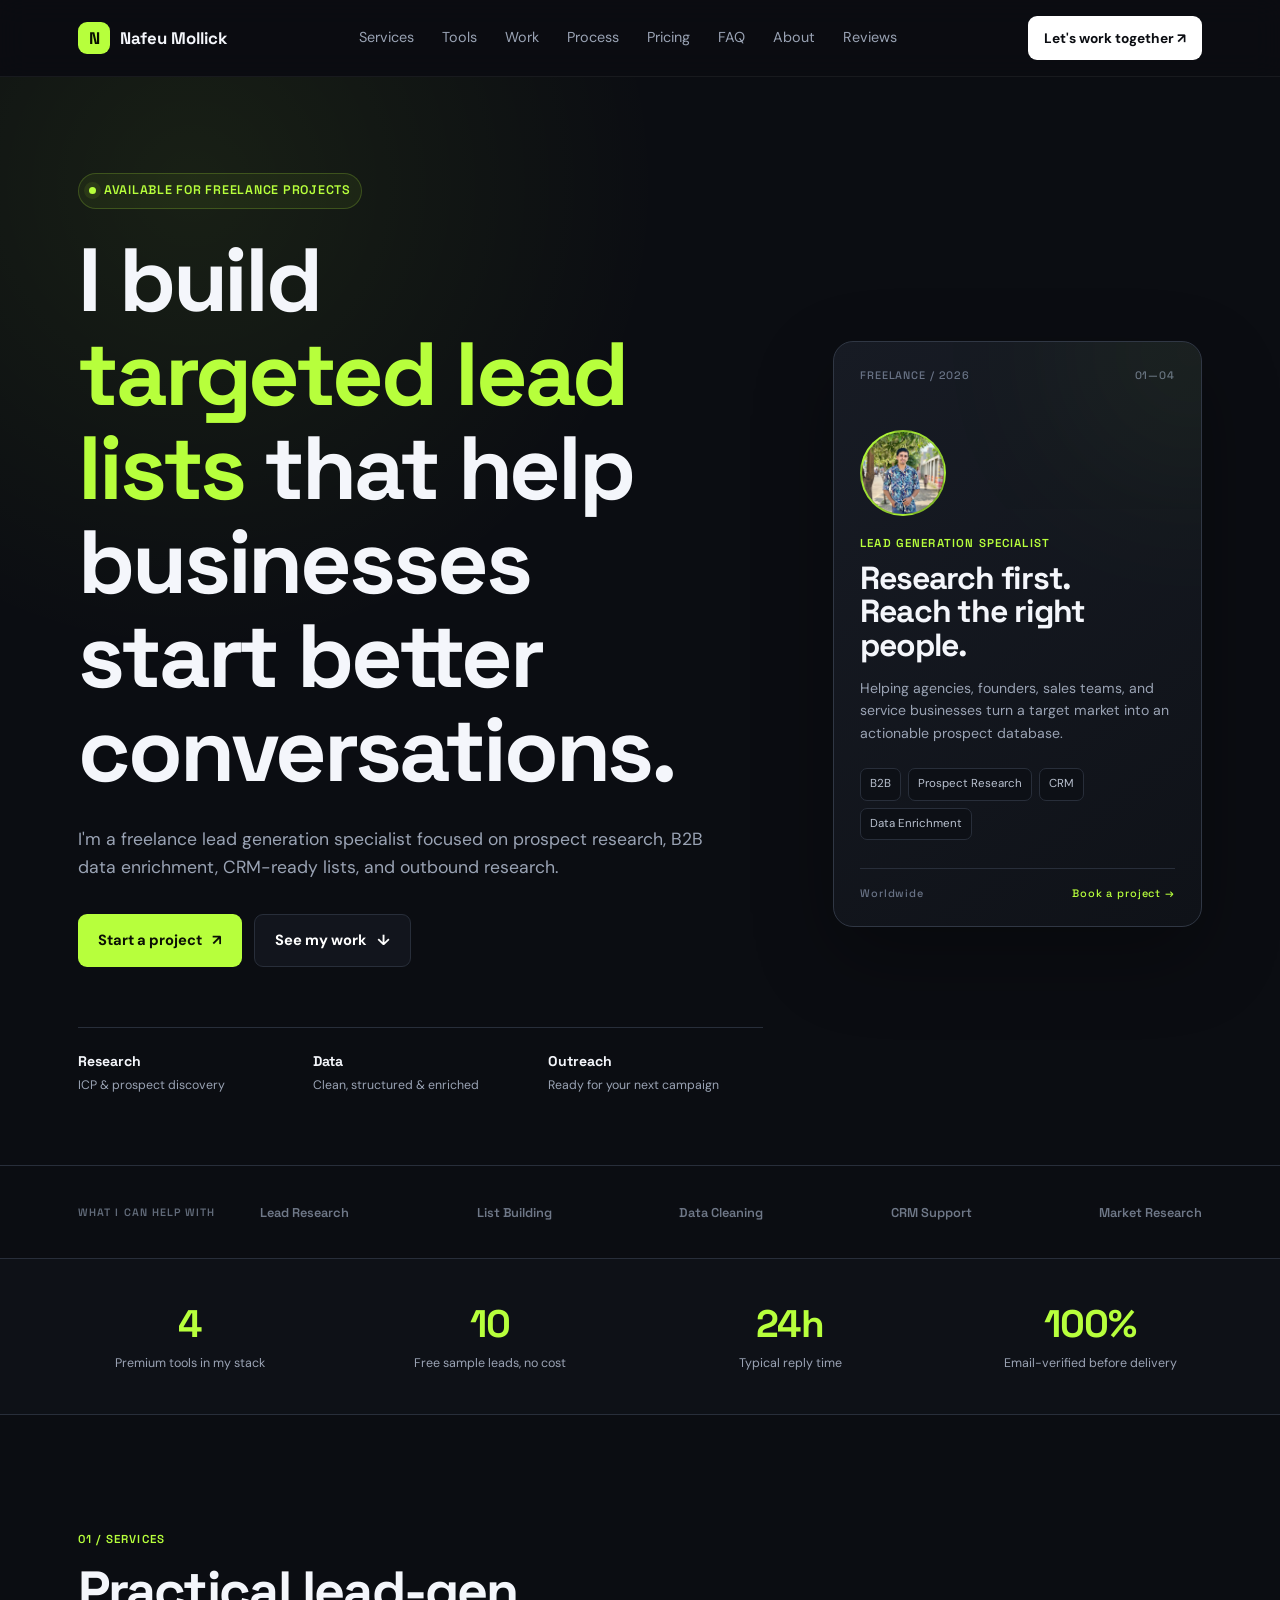
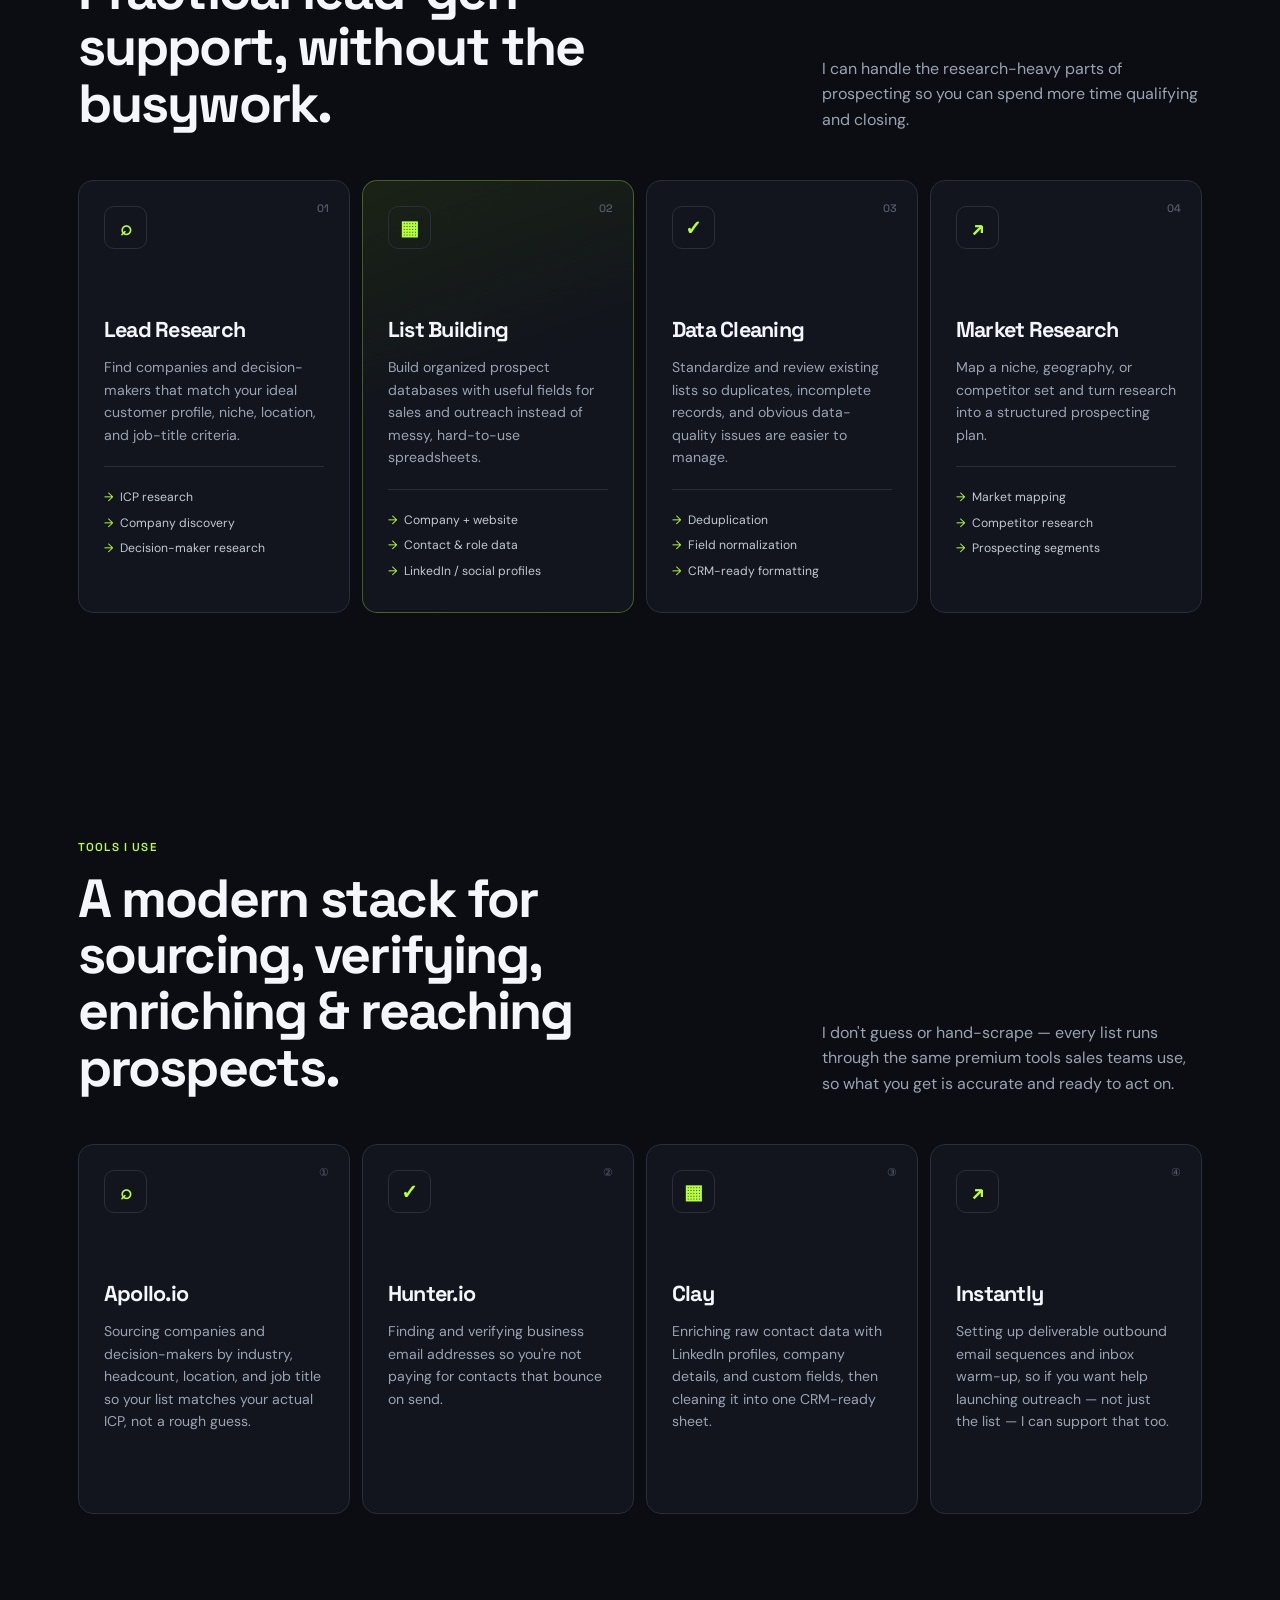
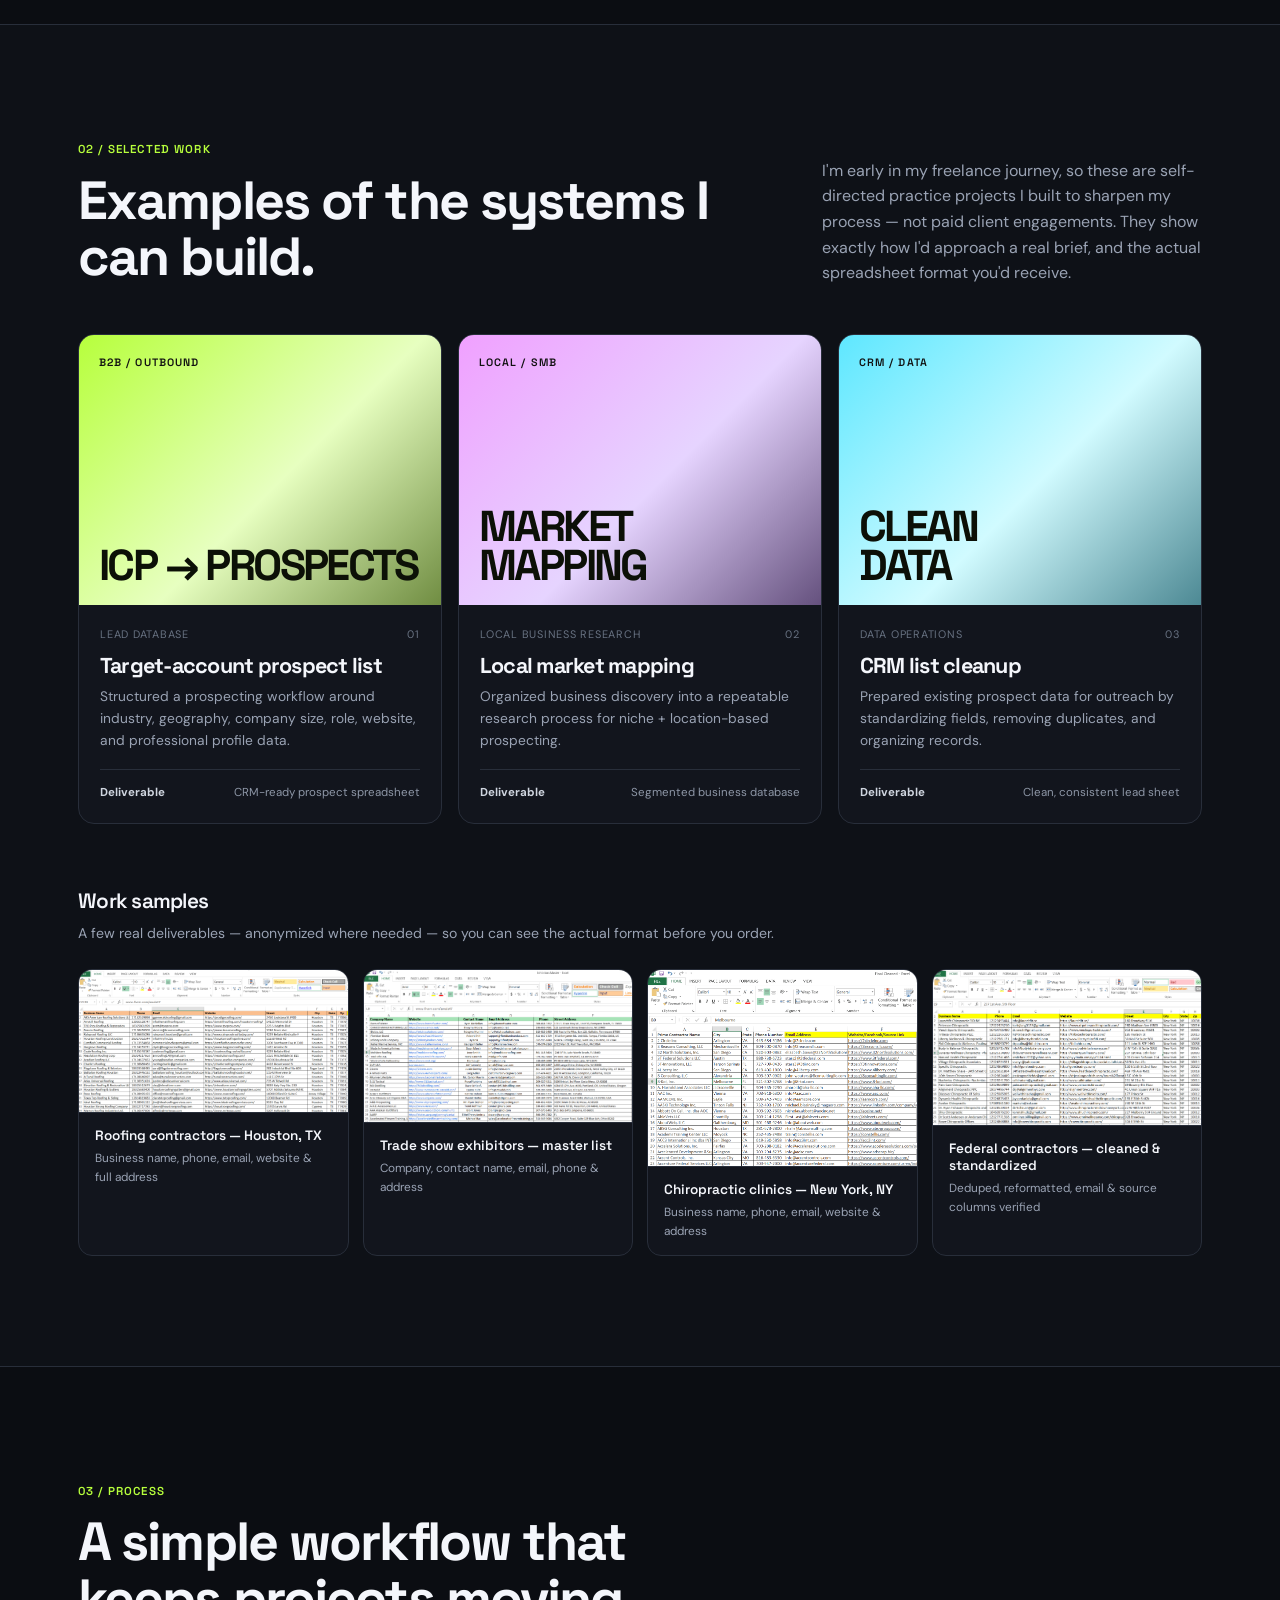
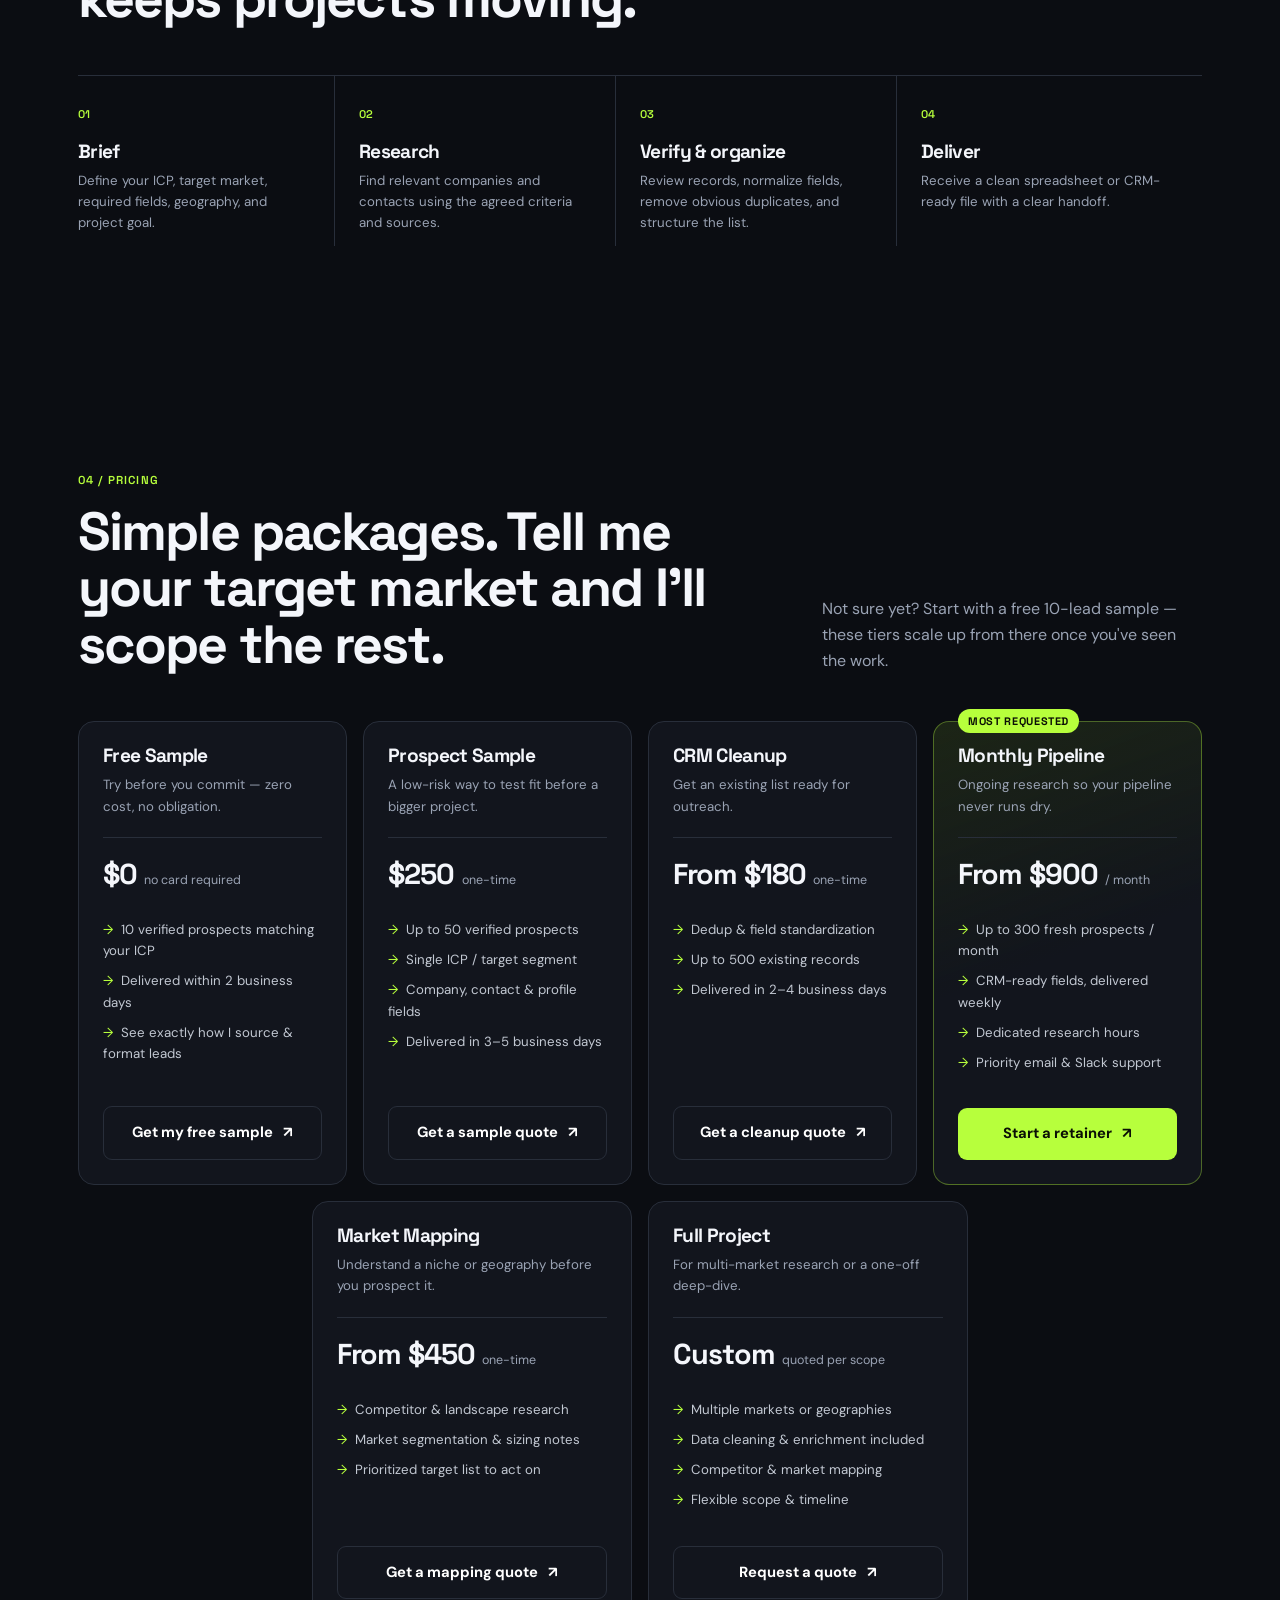
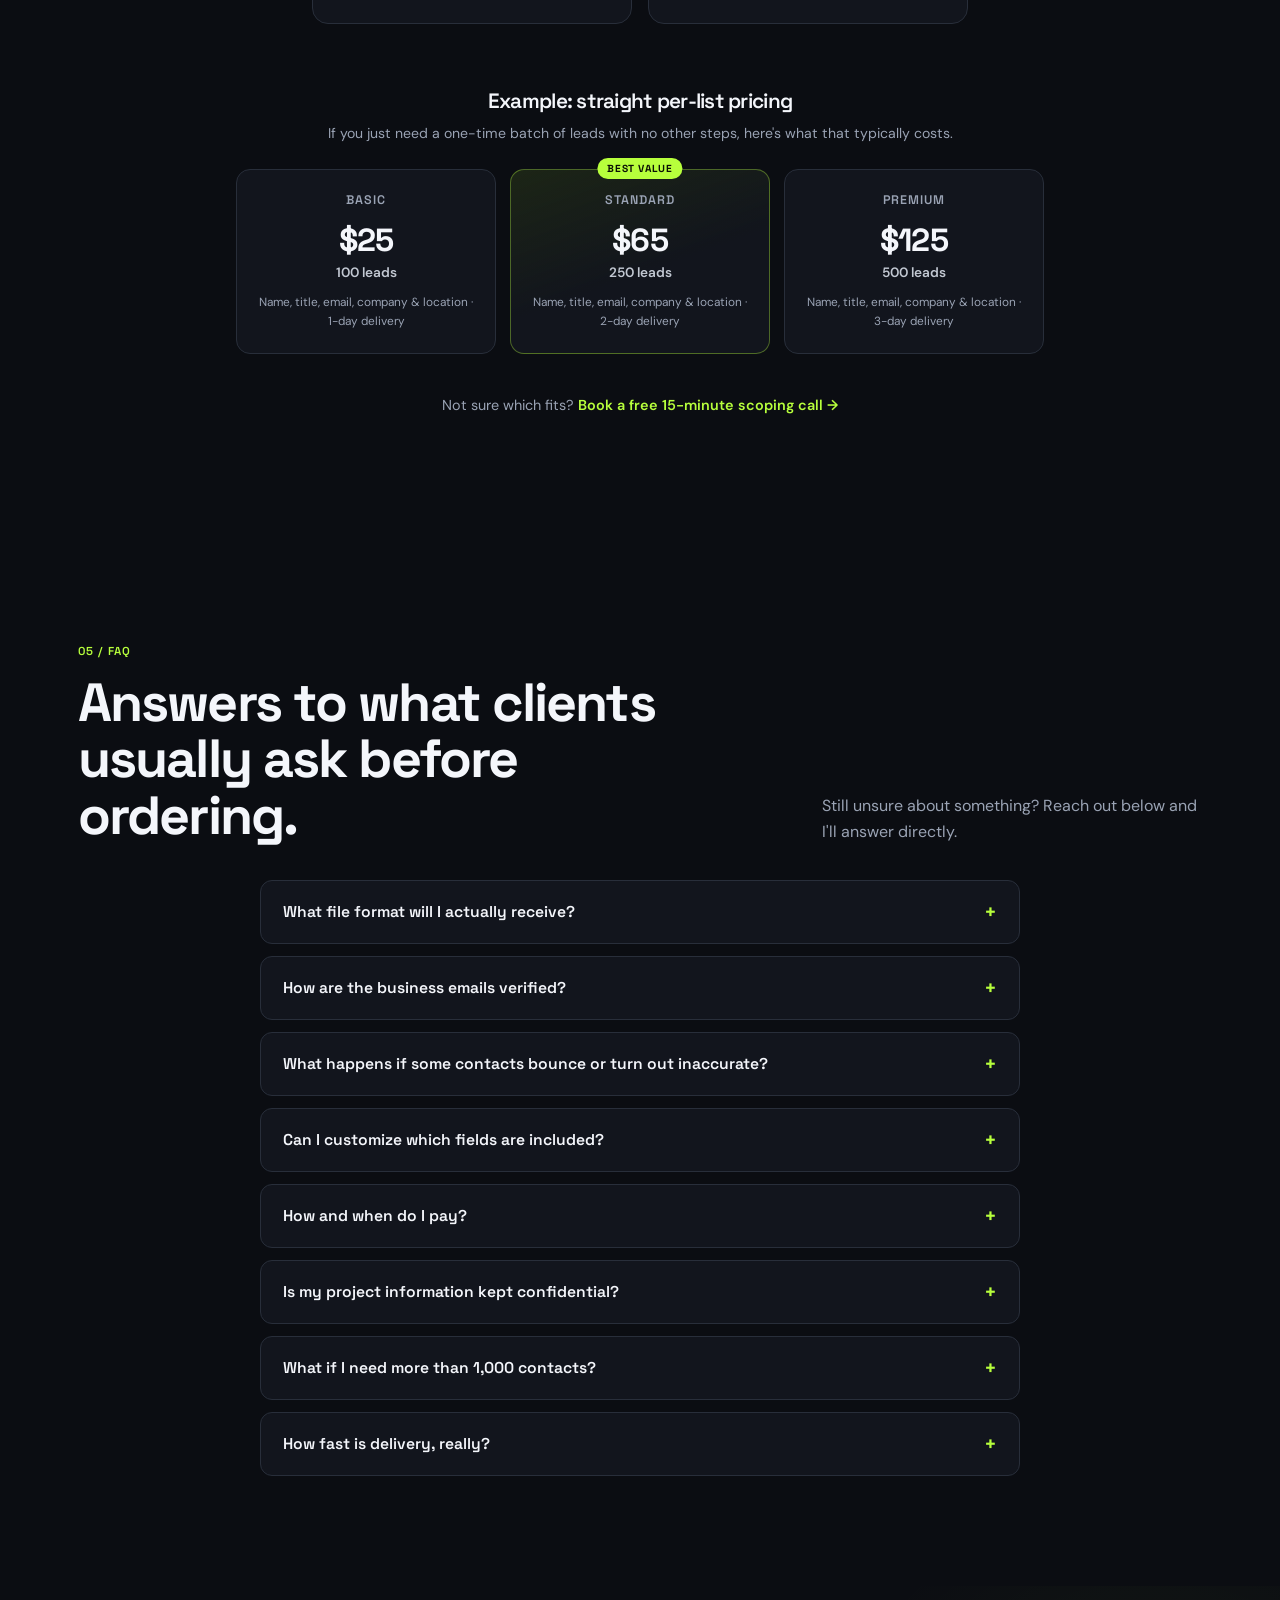
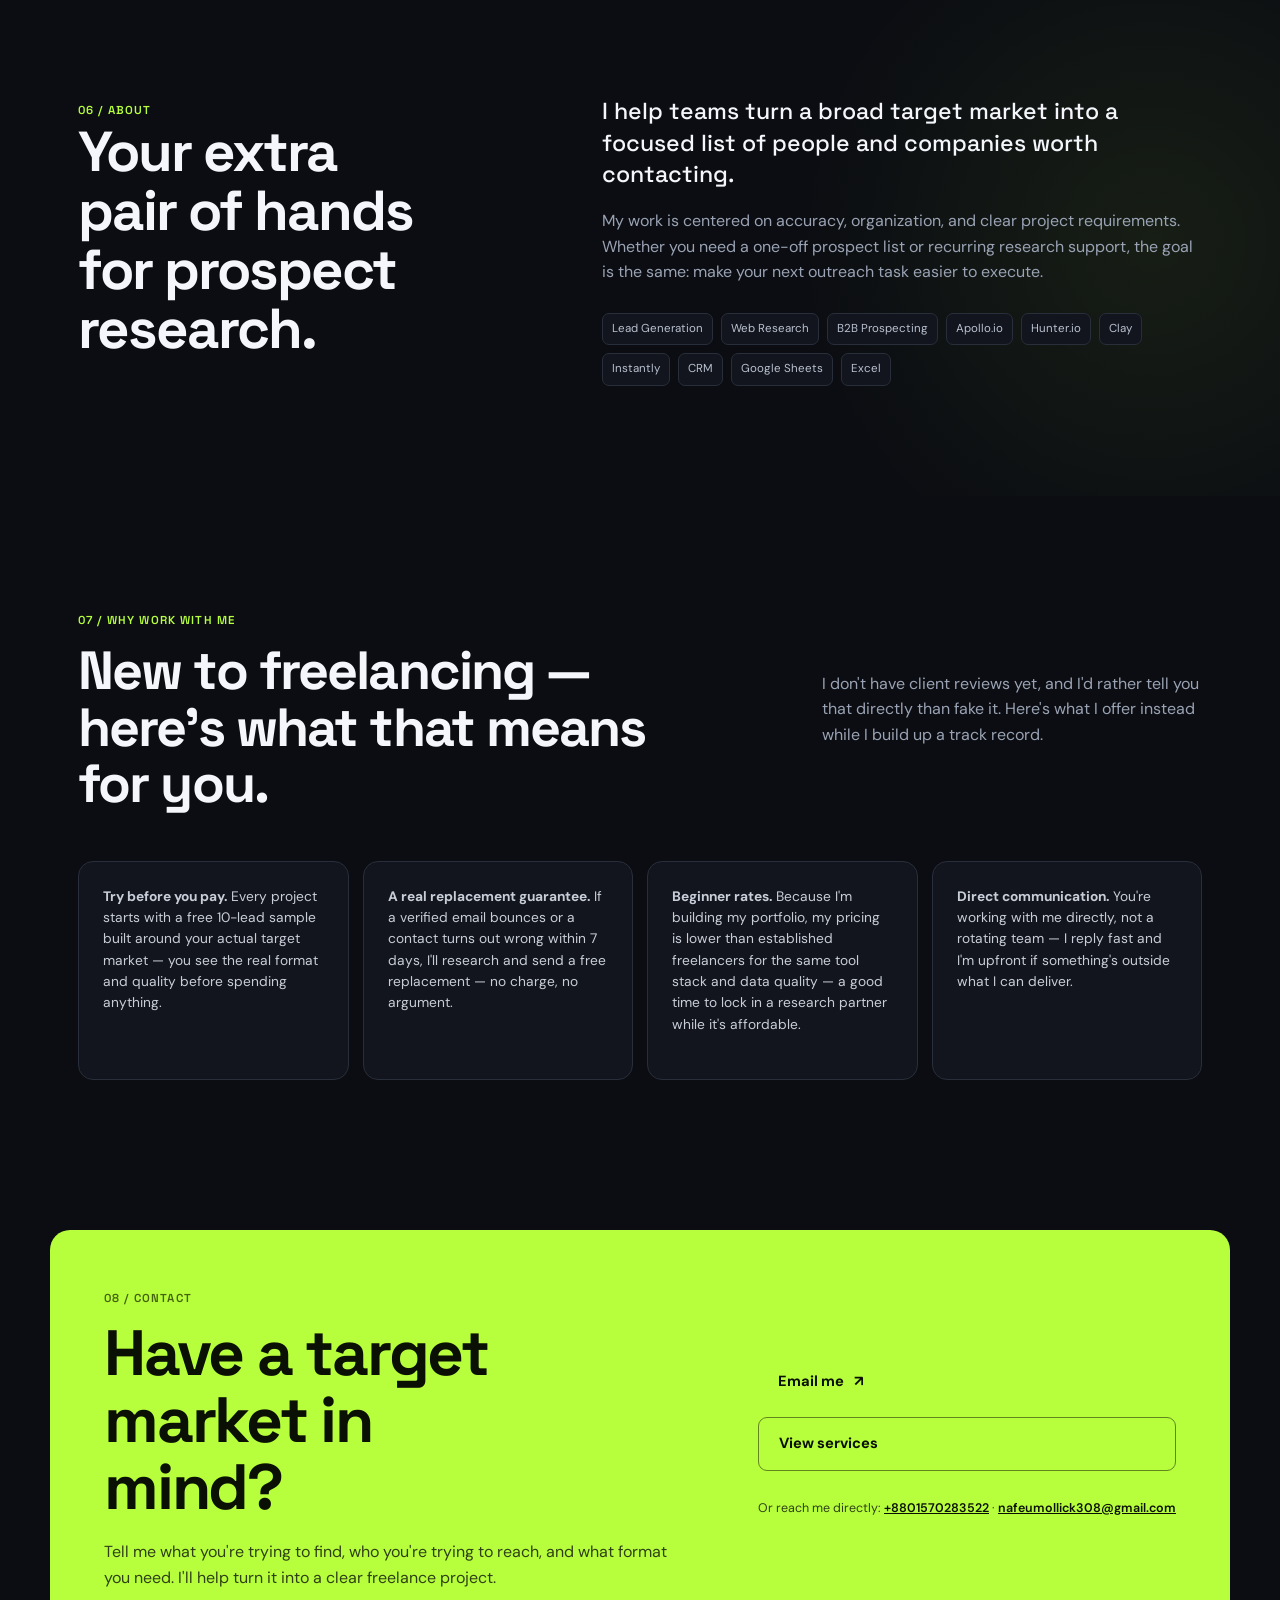
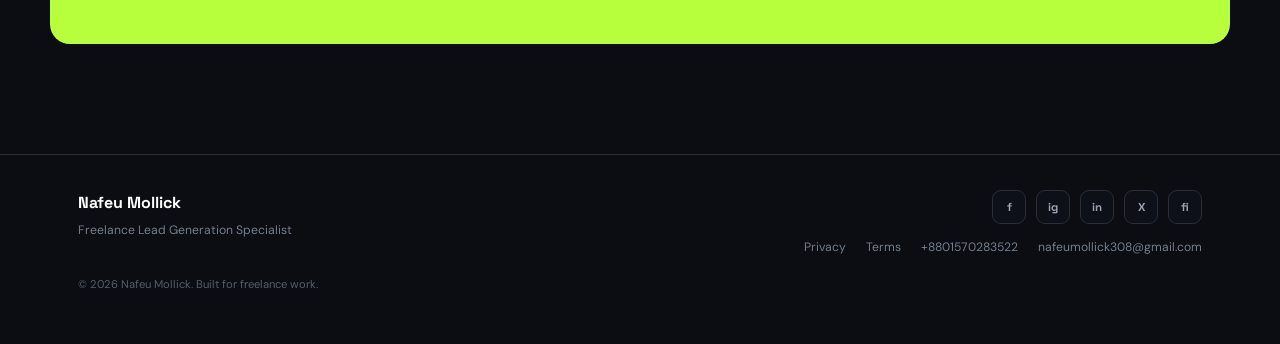
<file: index.html>
<!doctype html>
<html lang="en">
<head>
  <meta charset="utf-8">
  <meta name="viewport" content="width=device-width,initial-scale=1">
  <title>Nafeu Mollick — Freelance Lead Generation Specialist</title>
  <meta name="description" content="Freelance lead generation specialist helping B2B businesses build targeted prospect lists, clean CRM data, and create practical outbound pipelines.">
  <meta name="theme-color" content="#0b0d12">
  <link rel="icon" href="img/brand/favicon.svg" type="image/svg+xml">
  <link rel="icon" href="img/brand/favicon.ico" sizes="any">
  <link rel="apple-touch-icon" href="img/brand/apple-touch-icon.png">
  <link rel="canonical" href="https://nafeumollick.example/">
  <meta property="og:type" content="website">
  <meta property="og:site_name" content="Nafeu Mollick">
  <meta property="og:title" content="Nafeu Mollick — Freelance Lead Generation Specialist">
  <meta property="og:description" content="Freelance lead generation specialist helping B2B businesses build targeted prospect lists, clean CRM data, and create practical outbound pipelines.">
  <meta property="og:image" content="https://nafeumollick.example/img/brand/logo-512.png">
  <meta property="og:url" content="https://nafeumollick.example/">
  <meta name="twitter:card" content="summary">
  <meta name="twitter:title" content="Nafeu Mollick — Freelance Lead Generation Specialist">
  <meta name="twitter:description" content="Freelance lead generation specialist helping B2B businesses build targeted prospect lists, clean CRM data, and create practical outbound pipelines.">
  <meta name="twitter:image" content="https://nafeumollick.example/img/brand/logo-512.png">
  <link rel="preconnect" href="https://fonts.googleapis.com">
  <link rel="preconnect" href="https://fonts.gstatic.com" crossorigin>
  <link href="https://fonts.googleapis.com/css2?family=DM+Sans:wght@400;500;600;700&family=Space+Grotesk:wght@500;600;700&display=swap" rel="stylesheet">
  <link rel="stylesheet" href="style.css">
</head>
<body>
<a class="skip" href="#main">Skip to content</a>

<header class="site-header">
  <div class="wrap nav">
    <a class="brand" href="#top" aria-label="Nafeu Mollick home"><span class="brand-mark">N</span> Nafeu Mollick</a>
    <nav class="nav-links" aria-label="Primary navigation">
      <a href="#services">Services</a>
      <a href="#tools">Tools</a>
      <a href="#work">Work</a>
      <a href="#process">Process</a>
      <a href="#pricing">Pricing</a>
      <a href="#faq">FAQ</a>
      <a href="#about">About</a>
      <a href="#reviews">Reviews</a>
    </nav>
    <a class="nav-cta" href="#contact">Let's work together <span>↗</span></a>
    <button class="menu-toggle" aria-label="Open menu" aria-expanded="false" aria-controls="mobile-nav">
      <span></span><span></span><span></span>
    </button>
  </div>
</header>
<nav id="mobile-nav" class="mobile-nav" aria-label="Mobile navigation">
  <a href="#services">Services</a>
  <a href="#tools">Tools</a>
  <a href="#work">Work</a>
  <a href="#process">Process</a>
  <a href="#pricing">Pricing</a>
  <a href="#faq">FAQ</a>
  <a href="#about">About</a>
  <a href="#reviews">Reviews</a>
  <a href="#contact" class="btn primary">Let's work together <span>↗</span></a>
</nav>

<main id="main">
<section id="top" class="hero">
  <div class="wrap hero-grid">
    <div class="hero-copy">
      <div class="availability"><i></i> Available for freelance projects</div>
      <h1>I build <em>targeted lead lists</em> that help businesses start better conversations.</h1>
      <p class="hero-lede">I'm a freelance lead generation specialist focused on prospect research, B2B data enrichment, CRM-ready lists, and outbound research.</p>
      <div class="actions">
        <a class="btn primary" href="#contact">Start a project <span>↗</span></a>
        <a class="btn secondary" href="#work">See my work <span>↓</span></a>
      </div>
      <div class="mini-proof">
        <div><strong>Research</strong><span>ICP &amp; prospect discovery</span></div>
        <div><strong>Data</strong><span>Clean, structured &amp; enriched</span></div>
        <div><strong>Outreach</strong><span>Ready for your next campaign</span></div>
      </div>
    </div>
    <aside class="hero-card" aria-label="Freelancer profile">
      <div class="card-top"><span>FREELANCE / 2026</span><span>01—04</span></div>
      <button type="button" class="avatar" aria-label="View full profile photo" aria-haspopup="dialog" data-open-lightbox>
        <img src="img/profile/profile-photo.jpg" alt="Nafeu Mollick">
        <span class="avatar-zoom" aria-hidden="true">⤢</span>
      </button>
      <p class="eyebrow">Lead Generation Specialist</p>
      <h2>Research first.<br>Reach the right people.</h2>
      <p class="muted">Helping agencies, founders, sales teams, and service businesses turn a target market into an actionable prospect database.</p>
      <div class="card-tags"><span>B2B</span><span>Prospect Research</span><span>CRM</span><span>Data Enrichment</span></div>
      <div class="card-bottom"><span>Worldwide</span><a href="#contact">Book a project →</a></div>
    </aside>
  </div>
</section>

<section class="logo-strip">
  <div class="wrap strip-inner">
    <span>WHAT I CAN HELP WITH</span>
    <div><b>Lead Research</b><b>List Building</b><b>Data Cleaning</b><b>CRM Support</b><b>Market Research</b>
    </div>
  </div>
</section>

<section class="stats-strip">
  <div class="wrap stats-inner">
    <div class="stat reveal"><strong data-count="4" data-suffix="">0</strong><span>Premium tools in my stack</span></div>
    <div class="stat reveal"><strong data-count="10" data-suffix="">0</strong><span>Free sample leads, no cost</span></div>
    <div class="stat reveal"><strong data-count="24" data-suffix="h">0</strong><span>Typical reply time</span></div>
    <div class="stat reveal"><strong data-count="100" data-suffix="%">0</strong><span>Email-verified before delivery</span></div>
  </div>
</section>

<section id="services" class="section">
  <div class="wrap">
    <div class="section-head reveal">
      <div><span class="label">01 / SERVICES</span><h2>Practical lead-gen support, without the busywork.</h2></div>
      <p>I can handle the research-heavy parts of prospecting so you can spend more time qualifying and closing.</p>
    </div>
    <div class="service-grid">
      <article class="service reveal"><span class="num">01</span><div class="icon">⌕</div><h3>Lead Research</h3><p>Find companies and decision-makers that match your ideal customer profile, niche, location, and job-title criteria.</p><ul><li>ICP research</li><li>Company discovery</li><li>Decision-maker research</li></ul></article>
      <article class="service featured reveal"><span class="num">02</span><div class="icon">▦</div><h3>List Building</h3><p>Build organized prospect databases with useful fields for sales and outreach instead of messy, hard-to-use spreadsheets.</p><ul><li>Company + website</li><li>Contact &amp; role data</li><li>LinkedIn / social profiles</li></ul></article>
      <article class="service reveal"><span class="num">03</span><div class="icon">✓</div><h3>Data Cleaning</h3><p>Standardize and review existing lists so duplicates, incomplete records, and obvious data-quality issues are easier to manage.</p><ul><li>Deduplication</li><li>Field normalization</li><li>CRM-ready formatting</li></ul></article>
      <article class="service reveal"><span class="num">04</span><div class="icon">↗</div><h3>Market Research</h3><p>Map a niche, geography, or competitor set and turn research into a structured prospecting plan.</p><ul><li>Market mapping</li><li>Competitor research</li><li>Prospecting segments</li></ul></article>
    </div>
  </div>
</section>

<section id="tools" class="section">
  <div class="wrap">
    <div class="section-head reveal">
      <div><span class="label">TOOLS I USE</span><h2>A modern stack for sourcing, verifying, enriching &amp; reaching prospects.</h2></div>
      <p>I don't guess or hand-scrape — every list runs through the same premium tools sales teams use, so what you get is accurate and ready to act on.</p>
    </div>
    <div class="service-grid">
      <article class="service reveal"><span class="num">①</span><div class="icon">⌕</div><h3>Apollo.io</h3><p>Sourcing companies and decision-makers by industry, headcount, location, and job title so your list matches your actual ICP, not a rough guess.</p></article>
      <article class="service reveal"><span class="num">②</span><div class="icon">✓</div><h3>Hunter.io</h3><p>Finding and verifying business email addresses so you're not paying for contacts that bounce on send.</p></article>
      <article class="service reveal"><span class="num">③</span><div class="icon">▦</div><h3>Clay</h3><p>Enriching raw contact data with LinkedIn profiles, company details, and custom fields, then cleaning it into one CRM-ready sheet.</p></article>
      <article class="service reveal"><span class="num">④</span><div class="icon">↗</div><h3>Instantly</h3><p>Setting up deliverable outbound email sequences and inbox warm-up, so if you want help launching outreach — not just the list — I can support that too.</p></article>
    </div>
  </div>
</section>

<section id="work" class="section work-section">
  <div class="wrap">
    <div class="section-head reveal">
      <div><span class="label">02 / SELECTED WORK</span><h2>Examples of the systems I can build.</h2></div>
      <p>I'm early in my freelance journey, so these are self-directed practice projects I built to sharpen my process — not paid client engagements. They show exactly how I'd approach a real brief, and the actual spreadsheet format you'd receive.</p>
    </div>
    <div class="case-grid">
      <article class="case reveal">
        <div class="case-visual visual-a"><span>B2B / OUTBOUND</span><strong>ICP → PROSPECTS</strong></div>
        <div class="case-body"><div class="case-meta"><span>Lead database</span><span>01</span></div><h3>Target-account prospect list</h3><p>Structured a prospecting workflow around industry, geography, company size, role, website, and professional profile data.</p><div class="result"><b>Deliverable</b><span>CRM-ready prospect spreadsheet</span></div></div>
      </article>
      <article class="case reveal">
        <div class="case-visual visual-b"><span>LOCAL / SMB</span><strong>MARKET<br>MAPPING</strong></div>
        <div class="case-body"><div class="case-meta"><span>Local business research</span><span>02</span></div><h3>Local market mapping</h3><p>Organized business discovery into a repeatable research process for niche + location-based prospecting.</p><div class="result"><b>Deliverable</b><span>Segmented business database</span></div></div>
      </article>
      <article class="case reveal">
        <div class="case-visual visual-c"><span>CRM / DATA</span><strong>CLEAN<br>DATA</strong></div>
        <div class="case-body"><div class="case-meta"><span>Data operations</span><span>03</span></div><h3>CRM list cleanup</h3><p>Prepared existing prospect data for outreach by standardizing fields, removing duplicates, and organizing records.</p><div class="result"><b>Deliverable</b><span>Clean, consistent lead sheet</span></div></div>
      </article>
    </div>
    <div class="sample-head"><h3>Work samples</h3><p>A few real deliverables — anonymized where needed — so you can see the actual format before you order.</p></div>
    <div class="sample-grid">
      <figure class="sample reveal">
        <img src="img/samples/sample-roofing-houston.webp" width="1452" height="771" alt="Spreadsheet sample: roofing company leads in Houston, TX with name, phone, email, website and address columns" loading="lazy">
        <figcaption><b>Roofing contractors — Houston, TX</b><span>Business name, phone, email, website &amp; full address</span></figcaption>
      </figure>
      <figure class="sample reveal">
        <img src="img/samples/sample-exhibitors-master.webp" width="1363" height="771" alt="Spreadsheet sample: trade show exhibitors master list with company, website, contact name, email and phone" loading="lazy">
        <figcaption><b>Trade show exhibitors — master list</b><span>Company, contact name, email, phone &amp; address</span></figcaption>
      </figure>
      <figure class="sample reveal">
        <img src="img/samples/sample-chiropractic-nyc.webp" width="1055" height="770" alt="Spreadsheet sample: chiropractic clinic leads in New York, NY with business name, phone, email and website" loading="lazy">
        <figcaption><b>Chiropractic clinics — New York, NY</b><span>Business name, phone, email, website &amp; address</span></figcaption>
      </figure>
      <figure class="sample reveal">
        <img src="img/samples/sample-federal-contractors.webp" width="1343" height="778" alt="Spreadsheet sample: cleaned federal contractor list with company, city, state, phone, email and website columns highlighted" loading="lazy">
        <figcaption><b>Federal contractors — cleaned &amp; standardized</b><span>Deduped, reformatted, email &amp; source columns verified</span></figcaption>
      </figure>
    </div>
  </div>
</section>

<section id="process" class="section process-section">
  <div class="wrap">
    <div class="section-head reveal">
      <div><span class="label">03 / PROCESS</span><h2>A simple workflow that keeps projects moving.</h2></div>
    </div>
    <div class="process">
      <div><span>01</span><h3>Brief</h3><p>Define your ICP, target market, required fields, geography, and project goal.</p></div>
      <div><span>02</span><h3>Research</h3><p>Find relevant companies and contacts using the agreed criteria and sources.</p></div>
      <div><span>03</span><h3>Verify &amp; organize</h3><p>Review records, normalize fields, remove obvious duplicates, and structure the list.</p></div>
      <div><span>04</span><h3>Deliver</h3><p>Receive a clean spreadsheet or CRM-ready file with a clear handoff.</p></div>
    </div>
  </div>
</section>

<section id="pricing" class="section pricing-section">
  <div class="wrap">
    <div class="section-head reveal">
      <div><span class="label">04 / PRICING</span><h2>Simple packages. Tell me your target market and I'll scope the rest.</h2></div>
      <p>Not sure yet? Start with a free 10-lead sample — these tiers scale up from there once you've seen the work.</p>
    </div>
    <div class="pricing-grid">
      <article class="price reveal">
        <div class="price-head"><h3>Free Sample</h3><p>Try before you commit — zero cost, no obligation.</p></div>
        <div class="price-amount"><span class="amt">$0</span><span class="per">no card required</span></div>
        <ul>
          <li>10 verified prospects matching your ICP</li>
          <li>Delivered within 2 business days</li>
          <li>See exactly how I source &amp; format leads</li>
        </ul>
        <a class="btn secondary price-cta" href="mailto:nafeumollick308@gmail.com?subject=Free%20Sample%20-%20Lead%20Gen%20Project&amp;body=Hi%2C%20I%27d%20like%20to%20request%20a%20free%2010-lead%20sample.%20Here%27s%20my%20target%20market%3A">Get my free sample <span>↗</span></a>
      </article>
      <article class="price reveal">
        <div class="price-head"><h3>Prospect Sample</h3><p>A low-risk way to test fit before a bigger project.</p></div>
        <div class="price-amount"><span class="amt">$250</span><span class="per">one-time</span></div>
        <ul>
          <li>Up to 50 verified prospects</li>
          <li>Single ICP / target segment</li>
          <li>Company, contact &amp; profile fields</li>
          <li>Delivered in 3–5 business days</li>
        </ul>
        <a class="btn secondary price-cta" href="mailto:nafeumollick308@gmail.com?subject=Prospect%20Sample%20-%20Lead%20Gen%20Project&amp;body=Hi%2C%20I%27d%20like%20a%20quote%20for%20a%20Prospect%20Sample.%20Here%27s%20my%20target%20market%3A">Get a sample quote <span>↗</span></a>
      </article>
      <article class="price reveal">
        <div class="price-head"><h3>CRM Cleanup</h3><p>Get an existing list ready for outreach.</p></div>
        <div class="price-amount"><span class="amt">From $180</span><span class="per">one-time</span></div>
        <ul>
          <li>Dedup &amp; field standardization</li>
          <li>Up to 500 existing records</li>
          <li>Delivered in 2–4 business days</li>
        </ul>
        <a class="btn secondary price-cta" href="mailto:nafeumollick308@gmail.com?subject=CRM%20Cleanup%20-%20Lead%20Gen%20Project&amp;body=Hi%2C%20I%27d%20like%20a%20quote%20for%20a%20CRM%20Cleanup.%20Here%27s%20a%20bit%20about%20my%20list%3A">Get a cleanup quote <span>↗</span></a>
      </article>
      <article class="price featured reveal">
        <span class="price-badge">Most requested</span>
        <div class="price-head"><h3>Monthly Pipeline</h3><p>Ongoing research so your pipeline never runs dry.</p></div>
        <div class="price-amount"><span class="amt">From $900</span><span class="per">/ month</span></div>
        <ul>
          <li>Up to 300 fresh prospects / month</li>
          <li>CRM-ready fields, delivered weekly</li>
          <li>Dedicated research hours</li>
          <li>Priority email &amp; Slack support</li>
        </ul>
        <a class="btn primary price-cta" href="mailto:nafeumollick308@gmail.com?subject=Monthly%20Pipeline%20-%20Lead%20Gen%20Project&amp;body=Hi%2C%20I%27d%20like%20a%20quote%20for%20a%20Monthly%20Pipeline.%20Here%27s%20my%20target%20market%3A">Start a retainer <span>↗</span></a>
      </article>
      <article class="price reveal">
        <div class="price-head"><h3>Market Mapping</h3><p>Understand a niche or geography before you prospect it.</p></div>
        <div class="price-amount"><span class="amt">From $450</span><span class="per">one-time</span></div>
        <ul>
          <li>Competitor &amp; landscape research</li>
          <li>Market segmentation &amp; sizing notes</li>
          <li>Prioritized target list to act on</li>
        </ul>
        <a class="btn secondary price-cta" href="mailto:nafeumollick308@gmail.com?subject=Market%20Mapping%20-%20Lead%20Gen%20Project&amp;body=Hi%2C%20I%27d%20like%20a%20quote%20for%20Market%20Mapping.%20Here%27s%20the%20market%20I%27m%20looking%20at%3A">Get a mapping quote <span>↗</span></a>
      </article>
      <article class="price reveal">
        <div class="price-head"><h3>Full Project</h3><p>For multi-market research or a one-off deep-dive.</p></div>
        <div class="price-amount"><span class="amt">Custom</span><span class="per">quoted per scope</span></div>
        <ul>
          <li>Multiple markets or geographies</li>
          <li>Data cleaning &amp; enrichment included</li>
          <li>Competitor &amp; market mapping</li>
          <li>Flexible scope &amp; timeline</li>
        </ul>
        <a class="btn secondary price-cta" href="mailto:nafeumollick308@gmail.com?subject=Full%20Project%20-%20Lead%20Gen%20Project&amp;body=Hi%2C%20I%27d%20like%20a%20quote%20for%20a%20Full%20Project.%20Here%27s%20my%20target%20market%3A">Request a quote <span>↗</span></a>
      </article>
    </div>
    <div class="example-head"><h3>Example: straight per-list pricing</h3><p>If you just need a one-time batch of leads with no other steps, here's what that typically costs.</p></div>
    <div class="example-grid">
      <div class="example-tier">
        <span class="example-name">Basic</span>
        <div class="example-amount"><span class="amt">$25</span></div>
        <p class="example-detail">100 leads</p>
        <p class="example-sub">Name, title, email, company &amp; location · 1-day delivery</p>
      </div>
      <div class="example-tier example-featured">
        <span class="example-badge">Best value</span>
        <span class="example-name">Standard</span>
        <div class="example-amount"><span class="amt">$65</span></div>
        <p class="example-detail">250 leads</p>
        <p class="example-sub">Name, title, email, company &amp; location · 2-day delivery</p>
      </div>
      <div class="example-tier">
        <span class="example-name">Premium</span>
        <div class="example-amount"><span class="amt">$125</span></div>
        <p class="example-detail">500 leads</p>
        <p class="example-sub">Name, title, email, company &amp; location · 3-day delivery</p>
      </div>
    </div>
    <p class="pricing-foot">Not sure which fits? <a href="#contact">Book a free 15-minute scoping call →</a></p>
  </div>
</section>

<section id="faq" class="section faq-section">
  <div class="wrap">
    <div class="section-head reveal">
      <div><span class="label">05 / FAQ</span><h2>Answers to what clients usually ask before ordering.</h2></div>
      <p>Still unsure about something? Reach out below and I'll answer directly.</p>
    </div>
    <div class="faq-list">
      <details class="faq-item reveal">
        <summary>What file format will I actually receive?</summary>
        <p>Every list is delivered as a CSV file and/or a shared Google Sheet — whichever is easier for you to plug into your CRM or outreach tool. Column headers are clearly labeled so the file is usable the moment you open it.</p>
      </details>
      <details class="faq-item reveal">
        <summary>How are the business emails verified?</summary>
        <p>Each email address is checked for valid formatting, working domain/MX records, and deliverability before it goes into your list — so you're not stuck guessing which contacts are real.</p>
      </details>
      <details class="faq-item reveal">
        <summary>What happens if some contacts bounce or turn out inaccurate?</summary>
        <p>If any verified email bounces or a contact's details turn out to be wrong within 7 days of delivery, I'll research and send you a free replacement — no extra charge.</p>
      </details>
      <details class="faq-item reveal">
        <summary>Can I customize which fields are included?</summary>
        <p>Yes. The listed packages include First Name, Last Name, Job Title, Verified Business Email, LinkedIn URL, and Business Name &amp; Location by default, but fields like phone number, company size, or industry can be added — just mention it when you reach out.</p>
      </details>
      <details class="faq-item reveal">
        <summary>How and when do I pay?</summary>
        <p>We'll agree on scope and price over email first. Payment is due before I start research on paid packages; the free 10-lead sample requires no payment at all.</p>
      </details>
      <details class="faq-item reveal">
        <summary>Is my project information kept confidential?</summary>
        <p>Yes — your target market, criteria, and any data you share stay confidential and are used only to complete your project. I'm happy to sign an NDA if your company requires one.</p>
      </details>
      <details class="faq-item reveal">
        <summary>What if I need more than 1,000 contacts?</summary>
        <p>Larger volumes, recurring monthly lists, or multi-market projects are handled through the Monthly Pipeline or Full Project options above — just reach out with your target numbers and I'll send a custom quote.</p>
      </details>
      <details class="faq-item reveal">
        <summary>How fast is delivery, really?</summary>
        <p>Delivery windows scale with list size: 1 day for Basic (100 leads), 2 days for Standard (250 leads), and 3 days for Premium (500 leads). Larger or more complex projects get a specific timeline when we scope the work together.</p>
      </details>
    </div>
  </div>
</section>

<section id="about" class="section about-section">
  <div class="wrap about-grid">
    <div><span class="label">06 / ABOUT</span><h2>Your extra pair of hands for prospect research.</h2></div>
    <div><p class="large">I help teams turn a broad target market into a focused list of people and companies worth contacting.</p><p class="muted">My work is centered on accuracy, organization, and clear project requirements. Whether you need a one-off prospect list or recurring research support, the goal is the same: make your next outreach task easier to execute.</p><div class="skill-cloud"><span>Lead Generation</span><span>Web Research</span><span>B2B Prospecting</span><span>Apollo.io</span><span>Hunter.io</span><span>Clay</span><span>Instantly</span><span>CRM</span><span>Google Sheets</span><span>Excel</span></div></div>
  </div>
</section>

<section id="reviews" class="section reviews-section">
  <div class="wrap">
    <div class="section-head reveal">
      <div><span class="label">07 / WHY WORK WITH ME</span><h2>New to freelancing — here's what that means for you.</h2></div>
      <p>I don't have client reviews yet, and I'd rather tell you that directly than fake it. Here's what I offer instead while I build up a track record.</p>
    </div>
    <div class="review-grid">
      <article class="review reveal">
        <p><b>Try before you pay.</b> Every project starts with a free 10-lead sample built around your actual target market — you see the real format and quality before spending anything.</p>
      </article>
      <article class="review reveal">
        <p><b>A real replacement guarantee.</b> If a verified email bounces or a contact turns out wrong within 7 days, I'll research and send a free replacement — no charge, no argument.</p>
      </article>
      <article class="review reveal">
        <p><b>Beginner rates.</b> Because I'm building my portfolio, my pricing is lower than established freelancers for the same tool stack and data quality — a good time to lock in a research partner while it's affordable.</p>
      </article>
      <article class="review reveal">
        <p><b>Direct communication.</b> You're working with me directly, not a rotating team — I reply fast and I'm upfront if something's outside what I can deliver.</p>
      </article>
    </div>
  </div>
</section>

<section id="contact" class="contact">
  <div class="wrap contact-box">
    <div><span class="label">08 / CONTACT</span><h2>Have a target market in mind?</h2><p>Tell me what you're trying to find, who you're trying to reach, and what format you need. I'll help turn it into a clear freelance project.</p></div>
    <div class="contact-actions">
      <a class="btn primary big" href="mailto:nafeumollick308@gmail.com?subject=Freelance%20Lead%20Generation%20Project">Email me <span>↗</span></a>
      <a class="btn secondary big" href="#services">View services</a>
      <p class="contact-direct">Or reach me directly: <a href="tel:+8801570283522">+8801570283522</a> · <a href="mailto:nafeumollick308@gmail.com">nafeumollick308@gmail.com</a></p>
    </div>
  </div>
</section>
</main>

<div class="lightbox" id="photo-lightbox" role="dialog" aria-modal="true" aria-label="Profile photo" hidden>
  <div class="lightbox-backdrop" data-close-lightbox></div>
  <div class="lightbox-content">
    <button type="button" class="lightbox-close" aria-label="Close" data-close-lightbox>✕</button>
    <img src="img/profile/profile-photo.jpg" alt="Nafeu Mollick — full profile photo">
    <div class="lightbox-actions">
      <a href="img/profile/profile-photo.jpg" download class="btn secondary small">Download photo</a>
      <a href="img/profile/profile-photo.jpg" target="_blank" rel="noopener" class="btn secondary small">Open in new tab</a>
    </div>
  </div>
</div>

<footer>
  <div class="wrap footer-inner">
    <div><b>Nafeu Mollick</b><span>Freelance Lead Generation Specialist</span></div>
    <div class="footer-right">
      <div class="footer-social">
        <a href="https://facebook.com/profile.php?id=61594204624187" target="_blank" rel="noopener" aria-label="Facebook">f</a>
        <a href="https://instagram.com/nafeumollick1/?hl=en" target="_blank" rel="noopener" aria-label="Instagram">ig</a>
        <a href="https://linkedin.com/in/your-profile" target="_blank" rel="noopener" aria-label="LinkedIn">in</a>
        <a href="https://x.com/MollickNaf27341" target="_blank" rel="noopener" aria-label="X (Twitter)">X</a>
        <a href="https://fiverr.com/your-profile" target="_blank" rel="noopener" aria-label="Fiverr">fi</a>
      </div>
      <div class="footer-links"><a href="privacy.html">Privacy</a><a href="terms.html">Terms</a><a href="tel:+8801570283522">+8801570283522</a><a href="mailto:nafeumollick308@gmail.com">nafeumollick308@gmail.com</a></div>
    </div>
    <small>© 2026 Nafeu Mollick. Built for freelance work.</small>
  </div>
</footer>

<script>
  const header = document.querySelector('.site-header');
  window.addEventListener('scroll', () => header.classList.toggle('scrolled', scrollY > 8), {passive:true});

  // Reveal-on-scroll for cards and section headers
  const revealEls = document.querySelectorAll('.reveal');
  if ('IntersectionObserver' in window && revealEls.length) {
    const revealObserver = new IntersectionObserver((entries) => {
      entries.forEach(entry => {
        if (entry.isIntersecting) {
          entry.target.classList.add('is-visible');
          revealObserver.unobserve(entry.target);
        }
      });
    }, { threshold: 0.15, rootMargin: '0px 0px -40px 0px' });
    revealEls.forEach(el => revealObserver.observe(el));
  } else {
    revealEls.forEach(el => el.classList.add('is-visible'));
  }

  // Animated count-up for the stats strip
  const counters = document.querySelectorAll('.stat strong[data-count]');
  const animateCount = (el) => {
    const target = parseFloat(el.dataset.count);
    const decimals = parseInt(el.dataset.decimal || '0', 10);
    const suffix = el.dataset.suffix || '';
    const duration = 1200;
    const start = performance.now();
    const step = (now) => {
      const progress = Math.min((now - start) / duration, 1);
      const eased = 1 - Math.pow(1 - progress, 3);
      const value = target * eased;
      el.textContent = value.toFixed(decimals) + suffix;
      if (progress < 1) requestAnimationFrame(step);
    };
    requestAnimationFrame(step);
  };
  if ('IntersectionObserver' in window && counters.length) {
    const countObserver = new IntersectionObserver((entries) => {
      entries.forEach(entry => {
        if (entry.isIntersecting) {
          animateCount(entry.target);
          countObserver.unobserve(entry.target);
        }
      });
    }, { threshold: 0.6 });
    counters.forEach(el => countObserver.observe(el));
  } else {
    counters.forEach(el => { el.textContent = el.dataset.count + (el.dataset.suffix || ''); });
  }

  // Profile photo lightbox
  const lightbox = document.getElementById('photo-lightbox');
  const openTriggers = document.querySelectorAll('[data-open-lightbox]');
  const closeTriggers = document.querySelectorAll('[data-close-lightbox]');
  let lastFocused = null;
  const openLightbox = () => {
    lastFocused = document.activeElement;
    lightbox.hidden = false;
    document.body.style.overflow = 'hidden';
    const closeBtn = lightbox.querySelector('.lightbox-close');
    if (closeBtn) closeBtn.focus();
  };
  const closeLightbox = () => {
    lightbox.hidden = true;
    document.body.style.overflow = '';
    if (lastFocused) lastFocused.focus();
  };
  openTriggers.forEach(el => el.addEventListener('click', openLightbox));
  closeTriggers.forEach(el => el.addEventListener('click', closeLightbox));
  document.addEventListener('keydown', (e) => {
    if (e.key === 'Escape' && !lightbox.hidden) closeLightbox();
  });

  // Mobile menu toggle
  const menuToggle = document.querySelector('.menu-toggle');
  const mobileNav = document.getElementById('mobile-nav');
  if (menuToggle && mobileNav) {
    menuToggle.addEventListener('click', () => {
      const open = mobileNav.classList.toggle('open');
      menuToggle.setAttribute('aria-expanded', open ? 'true' : 'false');
      menuToggle.setAttribute('aria-label', open ? 'Close menu' : 'Open menu');
      document.body.style.overflow = open ? 'hidden' : '';
    });
    mobileNav.querySelectorAll('a').forEach(a => a.addEventListener('click', () => {
      mobileNav.classList.remove('open');
      menuToggle.setAttribute('aria-expanded', 'false');
      menuToggle.setAttribute('aria-label', 'Open menu');
      document.body.style.overflow = '';
    }));
  }
</script>
</body>
</html>
</file>
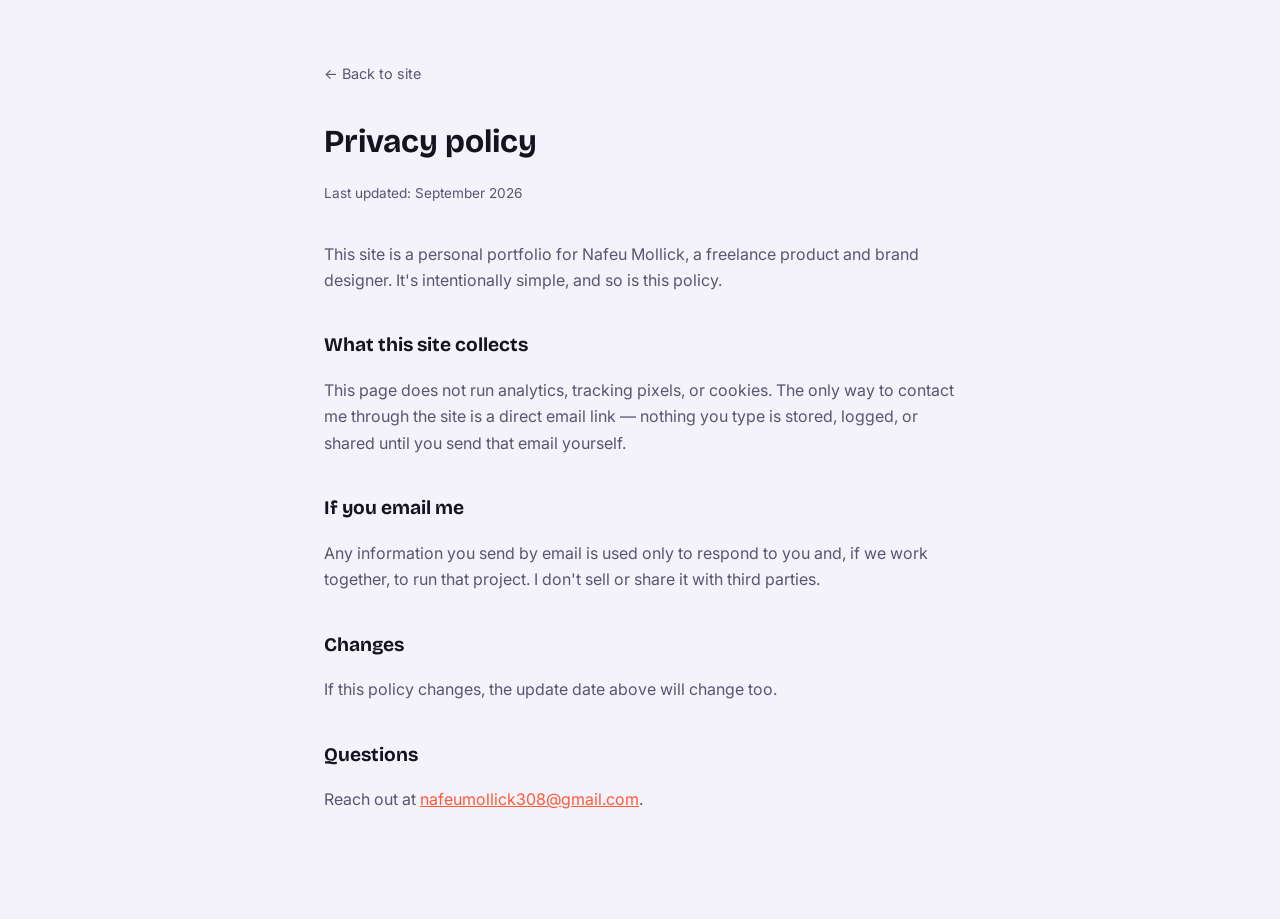
<file: privacy.html>
<!DOCTYPE html>
<html lang="en">
<head>
<meta charset="UTF-8">
<meta name="viewport" content="width=device-width, initial-scale=1.0">
<title>Nafeu Mollick — Privacy</title>
<meta name="description" content="How this site handles your information.">
<link rel="icon" href="img/brand/favicon.svg" type="image/svg+xml">
<link rel="icon" href="img/brand/favicon.ico" sizes="any">
<link rel="apple-touch-icon" href="img/brand/apple-touch-icon.png">
<link rel="preconnect" href="https://fonts.googleapis.com">
<link rel="preconnect" href="https://fonts.gstatic.com" crossorigin>
<link href="https://fonts.googleapis.com/css2?family=Bricolage+Grotesque:opsz,wght@12..96,400;12..96,700&family=Inter:wght@400;500&display=swap" rel="stylesheet">
<style>
  :root{--bg:#F4F2FA;--ink:#15131F;--ink-soft:#5A5570;--accent:#FF5A36;--line:#DEDAEF;}
  @media (prefers-color-scheme: dark){:root{--bg:#131018;--ink:#F1EEFB;--ink-soft:#B4AECB;--line:#332F45;}}
  *{box-sizing:border-box;}
  body{margin:0;background:var(--bg);color:var(--ink);font-family:'Inter',sans-serif;line-height:1.65;}
  .wrap{max-width:680px;margin:0 auto;padding:60px 24px 90px;}
  h1{font-family:'Bricolage Grotesque',sans-serif;font-size:2rem;margin:0 0 8px;}
  h2{font-family:'Bricolage Grotesque',sans-serif;font-size:1.2rem;margin:36px 0 10px;}
  p,li{color:var(--ink-soft);}
  a{color:var(--accent);}
  .updated{font-size:.85rem;color:var(--ink-soft);margin-bottom:36px;}
  .back{display:inline-block;margin-bottom:30px;text-decoration:none;color:var(--ink-soft);font-size:.9rem;}
</style>
</head>
<body>
<div class="wrap">
  <a href="index.html" class="back">&larr; Back to site</a>
  <h1>Privacy policy</h1>
  <p class="updated">Last updated: September 2026</p>

  <p>This site is a personal portfolio for Nafeu Mollick, a freelance product and brand designer. It's intentionally simple, and so is this policy.</p>

  <h2>What this site collects</h2>
  <p>This page does not run analytics, tracking pixels, or cookies. The only way to contact me through the site is a direct email link — nothing you type is stored, logged, or shared until you send that email yourself.</p>

  <h2>If you email me</h2>
  <p>Any information you send by email is used only to respond to you and, if we work together, to run that project. I don't sell or share it with third parties.</p>

  <h2>Changes</h2>
  <p>If this policy changes, the update date above will change too.</p>

  <h2>Questions</h2>
  <p>Reach out at <a href="mailto:nafeumollick308@gmail.com">nafeumollick308@gmail.com</a>.</p>
</div>
</body>
</html>
</file>
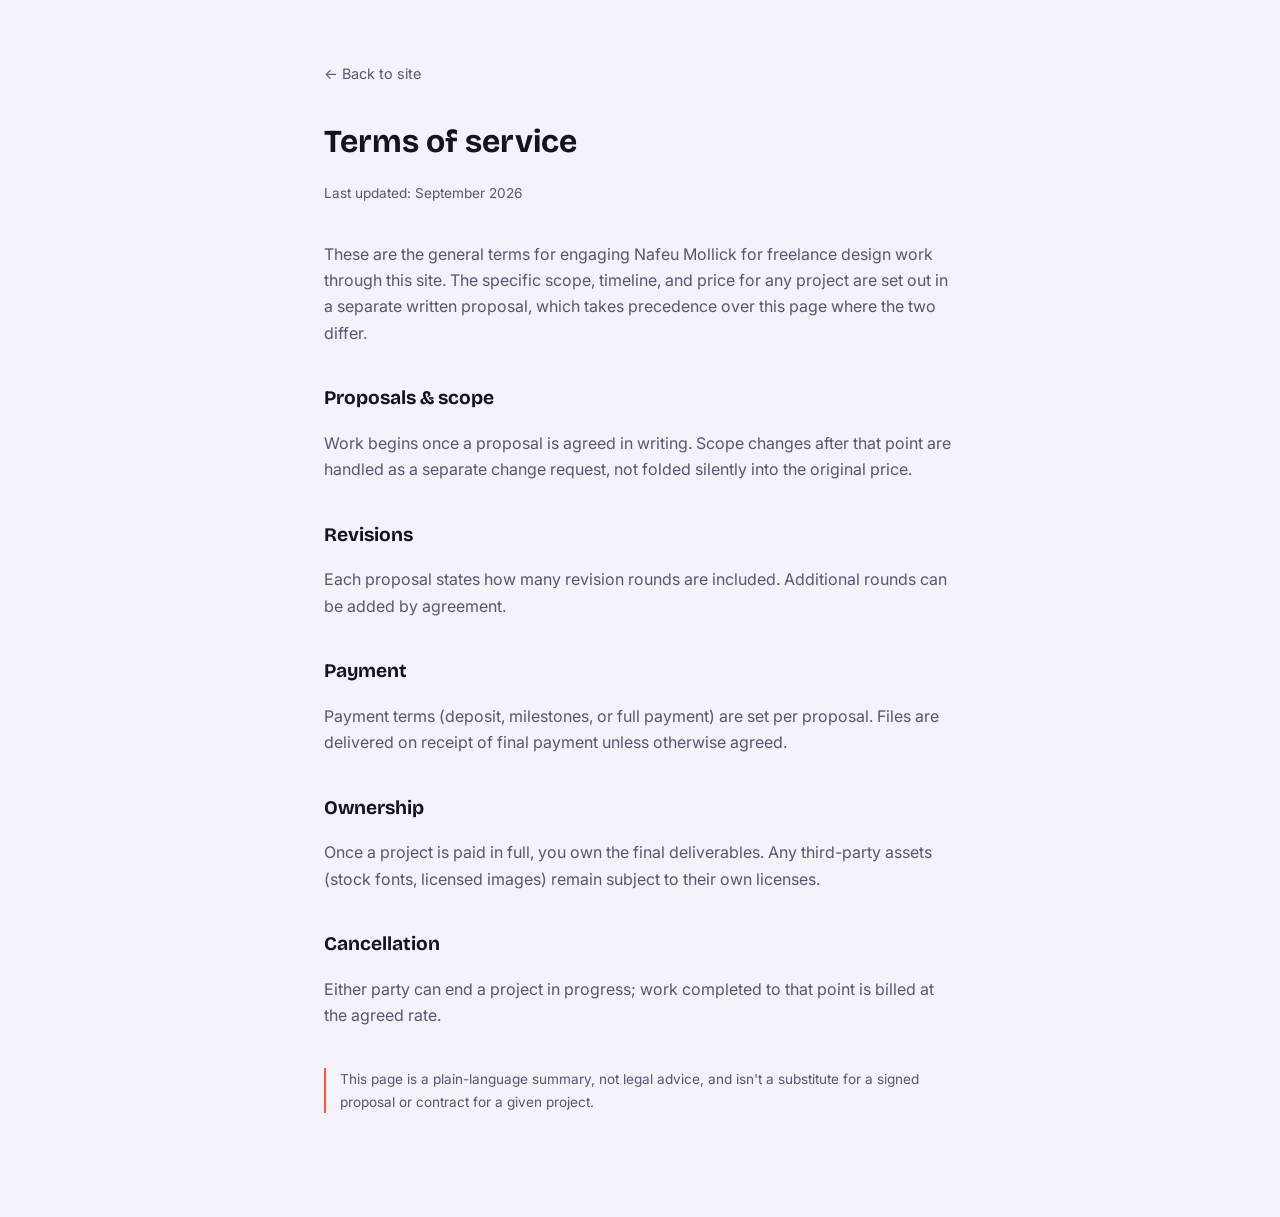
<file: terms.html>
<!DOCTYPE html>
<html lang="en">
<head>
<meta charset="UTF-8">
<meta name="viewport" content="width=device-width, initial-scale=1.0">
<title>Nafeu Mollick — Terms</title>
<meta name="description" content="Terms for working with Nafeu Mollick.">
<link rel="icon" href="img/brand/favicon.svg" type="image/svg+xml">
<link rel="icon" href="img/brand/favicon.ico" sizes="any">
<link rel="apple-touch-icon" href="img/brand/apple-touch-icon.png">
<link rel="preconnect" href="https://fonts.googleapis.com">
<link rel="preconnect" href="https://fonts.gstatic.com" crossorigin>
<link href="https://fonts.googleapis.com/css2?family=Bricolage+Grotesque:opsz,wght@12..96,400;12..96,700&family=Inter:wght@400;500&display=swap" rel="stylesheet">
<style>
  :root{--bg:#F4F2FA;--ink:#15131F;--ink-soft:#5A5570;--accent:#FF5A36;--line:#DEDAEF;}
  @media (prefers-color-scheme: dark){:root{--bg:#131018;--ink:#F1EEFB;--ink-soft:#B4AECB;--line:#332F45;}}
  *{box-sizing:border-box;}
  body{margin:0;background:var(--bg);color:var(--ink);font-family:'Inter',sans-serif;line-height:1.65;}
  .wrap{max-width:680px;margin:0 auto;padding:60px 24px 90px;}
  h1{font-family:'Bricolage Grotesque',sans-serif;font-size:2rem;margin:0 0 8px;}
  h2{font-family:'Bricolage Grotesque',sans-serif;font-size:1.2rem;margin:36px 0 10px;}
  p,li{color:var(--ink-soft);}
  a{color:var(--accent);}
  .updated{font-size:.85rem;color:var(--ink-soft);margin-bottom:36px;}
  .back{display:inline-block;margin-bottom:30px;text-decoration:none;color:var(--ink-soft);font-size:.9rem;}
  .note{font-size:.85rem;border-left:2px solid var(--accent);padding-left:14px;margin-top:40px;}
</style>
</head>
<body>
<div class="wrap">
  <a href="index.html" class="back">&larr; Back to site</a>
  <h1>Terms of service</h1>
  <p class="updated">Last updated: September 2026</p>

  <p>These are the general terms for engaging Nafeu Mollick for freelance design work through this site. The specific scope, timeline, and price for any project are set out in a separate written proposal, which takes precedence over this page where the two differ.</p>

  <h2>Proposals &amp; scope</h2>
  <p>Work begins once a proposal is agreed in writing. Scope changes after that point are handled as a separate change request, not folded silently into the original price.</p>

  <h2>Revisions</h2>
  <p>Each proposal states how many revision rounds are included. Additional rounds can be added by agreement.</p>

  <h2>Payment</h2>
  <p>Payment terms (deposit, milestones, or full payment) are set per proposal. Files are delivered on receipt of final payment unless otherwise agreed.</p>

  <h2>Ownership</h2>
  <p>Once a project is paid in full, you own the final deliverables. Any third-party assets (stock fonts, licensed images) remain subject to their own licenses.</p>

  <h2>Cancellation</h2>
  <p>Either party can end a project in progress; work completed to that point is billed at the agreed rate.</p>

  <p class="note">This page is a plain-language summary, not legal advice, and isn't a substitute for a signed proposal or contract for a given project.</p>
</div>
</body>
</html>
</file>
<file: style.css>
:root{
  --bg:#0b0d12;--panel:#12151d;--panel2:#171b24;--line:#282e3a;
  --text:#f4f6fb;--muted:#9aa3b4;--accent:#b7ff3c;--accent2:#8ee000;
  --max:1180px;
}
*{box-sizing:border-box}
html{scroll-behavior:smooth}
body{margin:0;background:var(--bg);color:var(--text);font-family:"DM Sans",sans-serif;line-height:1.6;-webkit-font-smoothing:antialiased}
a{color:inherit} .wrap{max-width:var(--max);margin:auto;padding:0 28px}
.skip{position:absolute;left:-999px;top:8px;background:var(--accent);color:#071000;padding:10px 14px;border-radius:8px;z-index:100}.skip:focus{left:8px}
.site-header{position:sticky;top:0;z-index:20;background:rgba(11,13,18,.82);backdrop-filter:blur(14px);border-bottom:1px solid rgba(255,255,255,.06);transition:.25s}
.site-header.scrolled{box-shadow:0 12px 40px rgba(0,0,0,.2)}
.nav{height:76px;display:flex;align-items:center;justify-content:space-between;gap:25px}
.brand{text-decoration:none;font-family:"Space Grotesk";font-weight:700;font-size:1.05rem;display:flex;align-items:center;gap:10px}
.brand-mark{display:grid;place-items:center;width:32px;height:32px;background:var(--accent);color:#081000;border-radius:9px}
.nav-links{display:flex;gap:28px;font-size:.9rem;color:var(--muted)}.nav-links a{text-decoration:none}.nav-links a:hover{color:#fff}
.nav-cta{background:#fff;color:#0b0d12;text-decoration:none;font-weight:700;padding:11px 16px;border-radius:9px;font-size:.86rem}.nav-cta:hover{background:var(--accent)}
.menu-toggle{display:none;flex-direction:column;justify-content:center;gap:5px;width:38px;height:38px;background:none;border:1px solid var(--line);border-radius:9px;cursor:pointer;padding:0}
.menu-toggle span{display:block;height:2px;width:18px;margin:0 auto;background:#fff;transition:.25s}
.menu-toggle[aria-expanded="true"] span:nth-child(1){transform:translateY(7px) rotate(45deg)}
.menu-toggle[aria-expanded="true"] span:nth-child(2){opacity:0}
.menu-toggle[aria-expanded="true"] span:nth-child(3){transform:translateY(-7px) rotate(-45deg)}
.mobile-nav{display:none;flex-direction:column;gap:2px;padding:10px 28px 22px;border-top:1px solid var(--line)}
.mobile-nav a{padding:12px 4px;color:#dfe3ea;text-decoration:none;font-size:.95rem;border-bottom:1px solid var(--line)}
.mobile-nav a.btn{border:0;text-align:center;margin-top:12px}
.mobile-nav.open{display:flex;position:fixed;inset:76px 0 0 0;z-index:19;background:#0b0d12;overflow-y:auto}
@media(max-width:450px){.mobile-nav.open{inset:68px 0 0 0}}
.hero{padding:96px 0 70px;border-bottom:1px solid var(--line);background:radial-gradient(circle at 15% 10%,rgba(183,255,60,.08),transparent 32%)}
.hero-grid{display:grid;grid-template-columns:1.3fr .7fr;gap:70px;align-items:center}
.availability{display:inline-flex;align-items:center;gap:8px;color:var(--accent);font-family:"Space Grotesk";font-size:.78rem;font-weight:600;letter-spacing:.06em;text-transform:uppercase;border:1px solid rgba(183,255,60,.2);background:rgba(183,255,60,.06);padding:7px 10px;border-radius:999px}
.availability i{width:7px;height:7px;background:var(--accent);border-radius:50%;box-shadow:0 0 0 5px rgba(183,255,60,.08)}
h1,h2,h3{font-family:"Space Grotesk";line-height:1.05;letter-spacing:-.035em;margin:0}
.hero h1{font-size:clamp(3rem,7vw,6.3rem);max-width:10ch;margin-top:24px}
.hero h1 em{font-style:normal;color:var(--accent)}
.hero-lede{color:var(--muted);font-size:1.1rem;max-width:650px;margin:28px 0 0}
.actions{display:flex;gap:12px;flex-wrap:wrap;margin-top:32px}.btn{display:inline-flex;align-items:center;gap:10px;padding:14px 20px;border-radius:9px;text-decoration:none;font-weight:700;font-size:.92rem;transition:transform .2s,background .2s}.btn:hover{transform:translateY(-2px)}
.primary{background:var(--accent);color:#0b1005}.primary:hover{background:#c7ff69}.secondary{border:1px solid var(--line);background:var(--panel);color:#fff}.secondary:hover{border-color:#596273}
.mini-proof{display:grid;grid-template-columns:repeat(3,1fr);gap:20px;margin-top:60px;padding-top:22px;border-top:1px solid var(--line)}.mini-proof div{display:flex;flex-direction:column;gap:3px}.mini-proof strong{font-family:"Space Grotesk";font-size:.88rem}.mini-proof span{font-size:.77rem;color:var(--muted)}
.hero-card{background:linear-gradient(145deg,#171b24,#0f1218);border:1px solid #303744;border-radius:20px;padding:26px;box-shadow:0 30px 80px rgba(0,0,0,.3);position:relative;overflow:hidden}.hero-card:before{content:"";position:absolute;width:220px;height:220px;border-radius:50%;background:var(--accent);filter:blur(100px);opacity:.08;right:-100px;top:-100px}
.card-top,.card-bottom{display:flex;justify-content:space-between;gap:12px;font:500 .68rem "Space Grotesk";letter-spacing:.08em;color:#697386}.avatar{width:86px;height:86px;border-radius:50%;background:linear-gradient(135deg,var(--accent),#4c7116);margin:48px 0 20px;overflow:hidden;border:2px solid rgba(183,255,60,.4);position:relative;padding:0;cursor:pointer;display:block}.avatar img{width:100%;height:100%;object-fit:cover;display:block}
.avatar-zoom{position:absolute;inset:0;display:grid;place-items:center;background:rgba(11,13,18,.55);color:#fff;font-size:1.1rem;opacity:0;transition:opacity .2s}
.avatar:hover .avatar-zoom,.avatar:focus-visible .avatar-zoom{opacity:1}
.avatar:focus-visible{outline:2px solid var(--accent);outline-offset:3px}
.eyebrow,.label{font:600 .72rem "Space Grotesk";letter-spacing:.1em;text-transform:uppercase;color:var(--accent)}.hero-card h2{font-size:2rem;margin-top:9px}.muted{color:var(--muted)}.hero-card .muted{font-size:.88rem;margin-top:14px}
.card-tags{display:flex;flex-wrap:wrap;gap:7px;margin:24px 0 28px}.card-tags span,.skill-cloud span{border:1px solid var(--line);background:#0d1016;padding:6px 9px;border-radius:7px;font-size:.72rem;color:#b9c1cf}.card-bottom{border-top:1px solid var(--line);padding-top:17px}.card-bottom a{color:var(--accent);text-decoration:none}
.logo-strip{border-bottom:1px solid var(--line)}.strip-inner{min-height:92px;display:flex;align-items:center;gap:45px}.strip-inner>span{font:600 .67rem "Space Grotesk";color:#616a79;letter-spacing:.1em;white-space:nowrap}.strip-inner div{display:flex;justify-content:space-between;gap:34px;flex:1;color:#6f7888}.strip-inner b{font:600 .8rem "Space Grotesk"}
.stats-strip{border-bottom:1px solid var(--line);background:#0e1117}.stats-inner{display:grid;grid-template-columns:repeat(4,1fr);gap:20px;padding:40px 0}.stat{text-align:center}.stat strong{display:block;font:700 2.4rem "Space Grotesk";color:var(--accent);letter-spacing:-.02em}.stat span{display:block;font-size:.78rem;color:var(--muted);margin-top:6px}
@media(max-width:700px){.stats-inner{grid-template-columns:1fr 1fr;gap:26px 16px}.stat strong{font-size:1.9rem}}
.section{padding:110px 0}.section-head{display:flex;justify-content:space-between;gap:50px;align-items:end;margin-bottom:48px}.section-head>div{max-width:650px}.section-head h2{font-size:clamp(2rem,4.2vw,3.5rem);margin-top:12px}.section-head>p{max-width:380px;color:var(--muted);margin:0}
.service-grid{display:grid;grid-template-columns:repeat(4,1fr);gap:12px}.service{background:var(--panel);border:1px solid var(--line);border-radius:15px;padding:25px;min-height:370px;position:relative;transition:.2s}.service:hover{transform:translateY(-4px);border-color:#4a5260}.service.featured{background:linear-gradient(160deg,rgba(183,255,60,.09),var(--panel) 45%);border-color:rgba(183,255,60,.3)}.num{position:absolute;top:20px;right:20px;color:#555e6d;font:500 .68rem "Space Grotesk"}.icon{width:43px;height:43px;display:grid;place-items:center;border:1px solid var(--line);border-radius:10px;color:var(--accent);font:700 1.25rem "Space Grotesk";margin-bottom:70px}.service h3{font-size:1.35rem}.service p{color:var(--muted);font-size:.88rem}.service ul{padding:0;margin:20px 0 0;list-style:none;border-top:1px solid var(--line);padding-top:15px}.service li{font-size:.76rem;color:#c2c8d2;margin:6px 0}.service li:before{content:"→";color:var(--accent);margin-right:7px}
.work-section{background:#0e1117;border-top:1px solid var(--line);border-bottom:1px solid var(--line)}
.case-grid{display:grid;grid-template-columns:repeat(3,1fr);gap:16px}.case{background:var(--panel);border:1px solid var(--line);border-radius:16px;overflow:hidden}.case-visual{height:270px;padding:20px;display:flex;flex-direction:column;justify-content:space-between}.case-visual span{font:600 .67rem "Space Grotesk";letter-spacing:.1em;color:#111}.case-visual strong{font:700 2.7rem/0.9 "Space Grotesk";letter-spacing:-.06em;color:#0c1007}.visual-a{background:linear-gradient(135deg,#b7ff3c 0%,#e7ffc0 55%,#708d42 100%)}.visual-b{background:linear-gradient(135deg,#f0a0ff,#e6d4ff 55%,#65517e)}.visual-c{background:linear-gradient(135deg,#5ee7ff,#d1fbff 55%,#4d8994)}.case-body{padding:21px}.case-meta,.result{display:flex;justify-content:space-between;gap:15px;font-size:.68rem;color:#687282;text-transform:uppercase;letter-spacing:.07em}.case h3{font-size:1.35rem;margin:12px 0 7px}.case p{font-size:.86rem;color:var(--muted);margin:0 0 18px}.result{border-top:1px solid var(--line);padding-top:14px;text-transform:none;letter-spacing:0}.result b{color:#cfd5df;font-size:.72rem}.result span{color:#8d96a6;font-size:.72rem;text-align:right}
.sample-head{margin:64px 0 24px}.sample-head h3{font:600 1.3rem "Space Grotesk"}.sample-head p{color:var(--muted);font-size:.88rem;margin:8px 0 0}
.sample-grid{display:grid;grid-template-columns:repeat(4,1fr);gap:14px}
.sample{margin:0;background:var(--panel);border:1px solid var(--line);border-radius:14px;overflow:hidden}
.sample img{display:block;width:100%;height:auto;border-bottom:1px solid var(--line)}
.sample figcaption{padding:14px 16px}.sample figcaption b{display:block;font:600 .85rem "Space Grotesk"}.sample figcaption span{display:block;color:var(--muted);font-size:.74rem;margin-top:5px}
@media(max-width:950px){.sample-grid{grid-template-columns:1fr 1fr}}
@media(max-width:700px){.sample-grid{grid-template-columns:1fr}}
.process{display:grid;grid-template-columns:repeat(4,1fr);border-top:1px solid var(--line)}.process>div{padding:24px 24px 0 0;border-right:1px solid var(--line);margin-right:24px;min-height:170px}.process>div:last-child{border:0;margin:0}.process span{font:600 .7rem "Space Grotesk";color:var(--accent)}.process h3{font-size:1.2rem;margin:16px 0 8px}.process p{font-size:.83rem;color:var(--muted);margin:0}
.pricing-grid{display:flex;flex-wrap:wrap;justify-content:center;gap:16px}
.price{background:var(--panel);border:1px solid var(--line);border-radius:16px;padding:24px;display:flex;flex-direction:column;position:relative;transition:.2s;flex:1 1 260px;max-width:320px}
.price:hover{transform:translateY(-4px);border-color:#4a5260}
.price.featured{background:linear-gradient(160deg,rgba(183,255,60,.1),var(--panel) 50%);border-color:rgba(183,255,60,.35)}
.price-badge{position:absolute;top:-13px;left:24px;background:var(--accent);color:#0b1005;font:700 .68rem "Space Grotesk";letter-spacing:.06em;text-transform:uppercase;padding:5px 10px;border-radius:999px}
.price-head h3{font-size:1.2rem}
.price-head p{color:var(--muted);font-size:.83rem;margin:8px 0 0}
.price-amount{display:flex;align-items:baseline;gap:7px;margin:20px 0 18px;padding-top:18px;border-top:1px solid var(--line)}
.price-amount .amt{font:700 1.8rem "Space Grotesk";letter-spacing:-.03em}
.price-amount .per{color:var(--muted);font-size:.78rem}
.price ul{list-style:none;margin:0 0 26px;padding:0;flex:1}
.price li{font-size:.83rem;color:#c2c8d2;margin:9px 0}
.price li:before{content:"→";color:var(--accent);margin-right:8px}
.price-cta{justify-content:center;width:100%}
.pricing-foot{text-align:center;color:var(--muted);font-size:.9rem;margin:40px 0 0}
.pricing-foot a{color:var(--accent);text-decoration:none;font-weight:600}
.faq-section .section-head{margin-bottom:36px}
.faq-list{max-width:760px;margin:0 auto;display:flex;flex-direction:column;gap:12px}
.faq-item{background:var(--panel);border:1px solid var(--line);border-radius:12px;padding:18px 22px}
.faq-item summary{cursor:pointer;list-style:none;font:600 .98rem "Space Grotesk";display:flex;align-items:center;justify-content:space-between;gap:16px}
.faq-item summary::-webkit-details-marker{display:none}
.faq-item summary::after{content:"+";font-size:1.3rem;color:var(--accent);flex-shrink:0;transition:transform .2s}
.faq-item[open] summary::after{transform:rotate(45deg)}
.faq-item p{margin:14px 0 2px;color:var(--muted);font-size:.9rem;line-height:1.6}

.example-head{margin:64px 0 24px;text-align:center}.example-head h3{font:600 1.3rem "Space Grotesk"}.example-head p{color:var(--muted);font-size:.88rem;margin:8px 0 0}
.example-grid{display:flex;flex-wrap:wrap;justify-content:center;gap:14px}
.example-tier{flex:1 1 220px;max-width:260px;background:var(--panel);border:1px solid var(--line);border-radius:14px;padding:22px;text-align:center;position:relative}
.example-featured{border-color:rgba(183,255,60,.35);background:linear-gradient(160deg,rgba(183,255,60,.1),var(--panel) 55%)}
.example-badge{position:absolute;top:-12px;left:50%;transform:translateX(-50%);background:var(--accent);color:#0b1005;font:700 .64rem "Space Grotesk";letter-spacing:.06em;text-transform:uppercase;padding:4px 10px;border-radius:999px;white-space:nowrap}
.example-name{display:block;font:600 .78rem "Space Grotesk";letter-spacing:.08em;text-transform:uppercase;color:var(--muted)}
.example-amount{margin:12px 0 2px}.example-amount .amt{font:700 2rem "Space Grotesk";letter-spacing:-.03em}
.example-detail{font-size:.85rem;color:#c2c8d2;margin:0 0 10px;font-weight:600}
.example-sub{font-size:.74rem;color:var(--muted);margin:0}
.example-cta{margin-top:16px;width:100%;justify-content:center}

@media(max-width:700px){.price{flex:1 1 100%;max-width:440px}}
.about-section{background:radial-gradient(circle at 90% 50%,rgba(183,255,60,.07),transparent 30%)}.about-grid{display:grid;grid-template-columns:.85fr 1.15fr;gap:80px}.about-grid h2{font-size:clamp(2.2rem,4.4vw,4rem);max-width:10ch}.large{font:500 1.45rem/1.35 "Space Grotesk";margin:0 0 18px;max-width:650px}.skill-cloud{display:flex;flex-wrap:wrap;gap:8px;margin-top:28px}.skill-cloud span{background:var(--panel)}
.reviews-section .section-head{align-items:center}
.rating-strip{display:flex;align-items:baseline;gap:9px;white-space:nowrap}.rating-strip strong{font:700 1.8rem "Space Grotesk"}.rating-strip span{color:var(--accent);letter-spacing:1px}.rating-strip em{font-style:normal;color:var(--muted);font-size:.8rem}
.review-grid{display:grid;grid-template-columns:repeat(4,1fr);gap:14px}
.review{background:var(--panel);border:1px solid var(--line);border-radius:15px;padding:24px}
.review .stars{color:var(--accent);letter-spacing:2px;font-size:.9rem;margin-bottom:14px}
.review p{font-size:.86rem;color:#c8ced8;margin:0 0 20px;line-height:1.55}
.review-by{border-top:1px solid var(--line);padding-top:14px;display:flex;align-items:center;gap:12px}.review-by b{display:block;font:600 .82rem "Space Grotesk"}.review-by-text span{display:block;color:var(--muted);font-size:.74rem;margin-top:3px}
.review-avatar{flex-shrink:0;width:38px;height:38px;border-radius:50%;background:var(--panel2);border:1px solid var(--line);display:flex;align-items:center;justify-content:center;overflow:hidden}
.review-avatar img{width:100%;height:100%;object-fit:cover;display:block}
.review-avatar .fallback-icon{display:none;width:22px;height:22px;fill:none;stroke:var(--muted);stroke-width:1.6;stroke-linecap:round;stroke-linejoin:round}
.review-avatar.is-empty .fallback-icon{display:block}
@media(max-width:950px){.review-grid{grid-template-columns:1fr 1fr}.reviews-section .section-head{align-items:end}}
@media(max-width:700px){.review-grid{grid-template-columns:1fr}}
.contact{padding:40px 0 110px}.contact-box{background:var(--accent);color:#0b1005;border-radius:20px;padding:54px;display:flex;align-items:center;justify-content:space-between;gap:50px}.contact-box .label{color:#45620f}.contact-box h2{font-size:clamp(2.2rem,5vw,4.2rem);max-width:11ch;margin-top:10px}.contact-box p{max-width:590px;margin:18px 0 0;color:#2f4017}.contact-actions{display:flex;flex-direction:column;gap:10px;min-width:210px}.contact-actions .secondary{color:#0b1005;background:transparent;border-color:#63851d}.contact-actions .secondary:hover{background:rgba(255,255,255,.2)}
.contact-direct{margin:8px 0 0;font-size:.78rem;color:#2f4017;text-align:center}.contact-direct a{color:#0b1005;font-weight:600;text-decoration:underline}
footer{border-top:1px solid var(--line);padding:35px 0 50px;color:#737d8d}.footer-inner{display:grid;grid-template-columns:1fr 1fr;gap:18px}.footer-inner b{font-family:"Space Grotesk";color:#fff;display:block}.footer-inner span{font-size:.76rem}.footer-right{display:flex;flex-direction:column;align-items:flex-end;gap:14px}.footer-social{display:flex;gap:10px}.footer-social a{width:34px;height:34px;display:grid;place-items:center;border:1px solid var(--line);border-radius:9px;background:#0d1016;color:var(--muted);font:700 .72rem "Space Grotesk";text-decoration:none;transition:.2s}.footer-social a:hover{color:#0b1005;background:var(--accent);border-color:var(--accent)}.footer-links{display:flex;gap:20px;justify-content:flex-end;flex-wrap:wrap;font-size:.76rem}.footer-links a{text-decoration:none}.footer-links a:hover{color:#fff}.footer-inner small{grid-column:1/-1;font-size:.7rem;color:#555e6b}
@media(max-width:950px){.hero-grid{grid-template-columns:1fr;gap:45px}.hero-card{max-width:600px}.service-grid{grid-template-columns:1fr 1fr}.case-grid{grid-template-columns:1fr}.case-visual{height:220px}.strip-inner{overflow:hidden}.strip-inner div{gap:25px;min-width:650px}}
@media(max-width:700px){.nav-links{display:none}.menu-toggle{display:flex}.nav-cta{padding:10px 12px}.hero{padding-top:65px}.hero h1{font-size:clamp(2.8rem,14vw,4.5rem)}.mini-proof{grid-template-columns:1fr;gap:12px;margin-top:42px}.mini-proof div{display:grid;grid-template-columns:90px 1fr}.section{padding:78px 0}.section-head,.about-grid,.contact-box{display:block}.section-head>p{margin-top:18px}.service-grid{grid-template-columns:1fr}.service{min-height:auto}.icon{margin-bottom:45px}.process{grid-template-columns:1fr 1fr}.process>div{border-right:0;border-bottom:1px solid var(--line);padding-bottom:22px;margin:0 20px 0 0}.process>div:nth-child(2n){margin-right:0}.about-grid>div+div{margin-top:30px}.contact-box{padding:35px 25px}.contact-actions{margin-top:30px}.footer-inner{grid-template-columns:1fr}.footer-right{align-items:flex-start}.footer-links{justify-content:flex-start}.footer-inner small{grid-column:auto}}
@media(max-width:450px){.nav{height:68px}.brand{font-size:.95rem}.nav-cta{font-size:.75rem}.hero-card{padding:20px}.avatar{margin-top:35px}.process{grid-template-columns:1fr}.process>div{margin-right:0}.strip-inner{min-height:75px}.strip-inner>span{display:none}}
.reveal{opacity:0;translate:0 22px;transition:opacity .6s ease,translate .6s ease}.reveal.is-visible{opacity:1;translate:0 0}
@media(prefers-reduced-motion:reduce){html{scroll-behavior:auto}.btn,.service{transition:none}.reveal{opacity:1;translate:0 0;transition:none}}

.btn.small{padding:10px 14px;font-size:.8rem}
.lightbox{position:fixed;inset:0;z-index:100;display:grid;place-items:center;padding:24px}
.lightbox[hidden]{display:none}
.lightbox-backdrop{position:absolute;inset:0;background:rgba(6,7,10,.85);backdrop-filter:blur(4px)}
.lightbox-content{position:relative;z-index:1;background:var(--panel);border:1px solid var(--line);border-radius:16px;padding:20px;max-width:min(90vw,480px);display:flex;flex-direction:column;align-items:center;gap:16px;box-shadow:0 30px 80px rgba(0,0,0,.5)}
.lightbox-content img{width:100%;max-height:65vh;object-fit:contain;border-radius:12px;background:#000}
.lightbox-close{position:absolute;top:-14px;right:-14px;width:36px;height:36px;border-radius:50%;background:#fff;color:#0b0d12;border:0;font-size:1rem;cursor:pointer;display:grid;place-items:center;box-shadow:0 6px 18px rgba(0,0,0,.35)}
.lightbox-close:hover{background:var(--accent)}
.lightbox-actions{display:flex;gap:10px;flex-wrap:wrap;justify-content:center}
</file>
